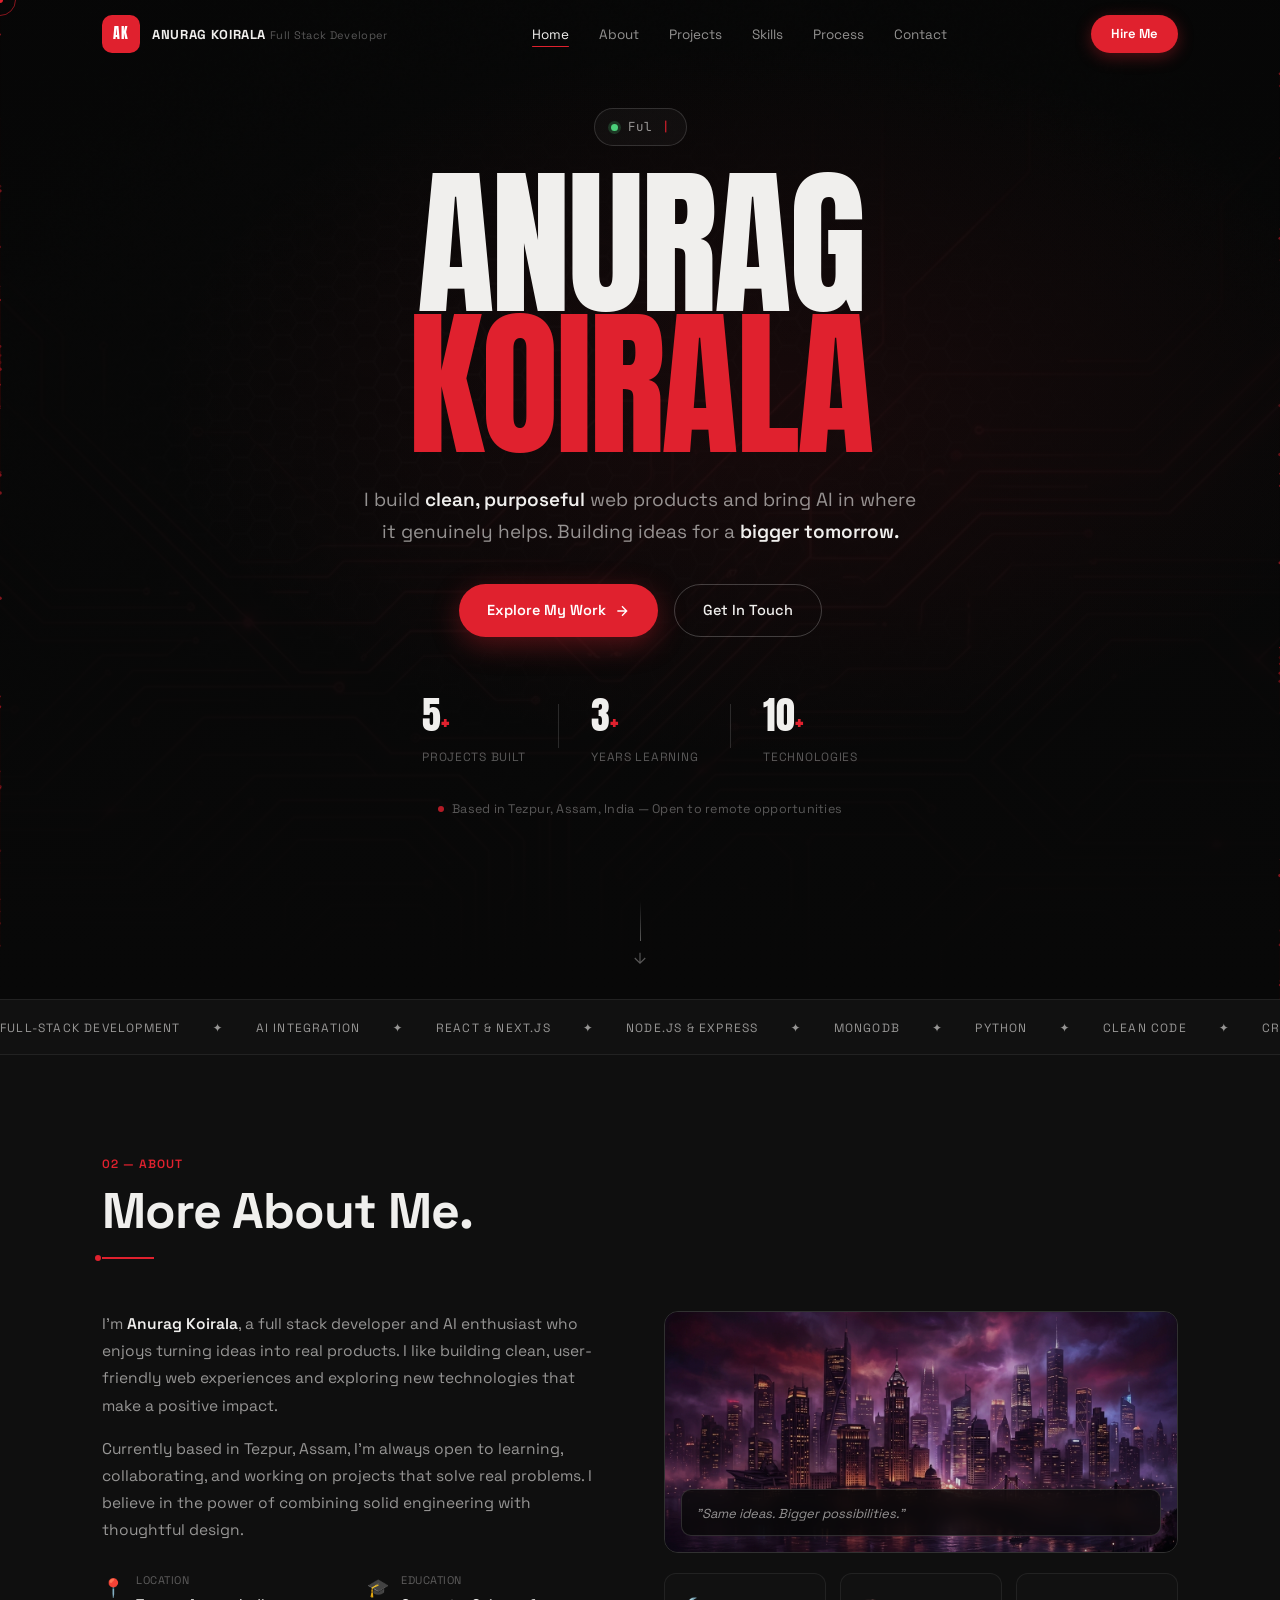
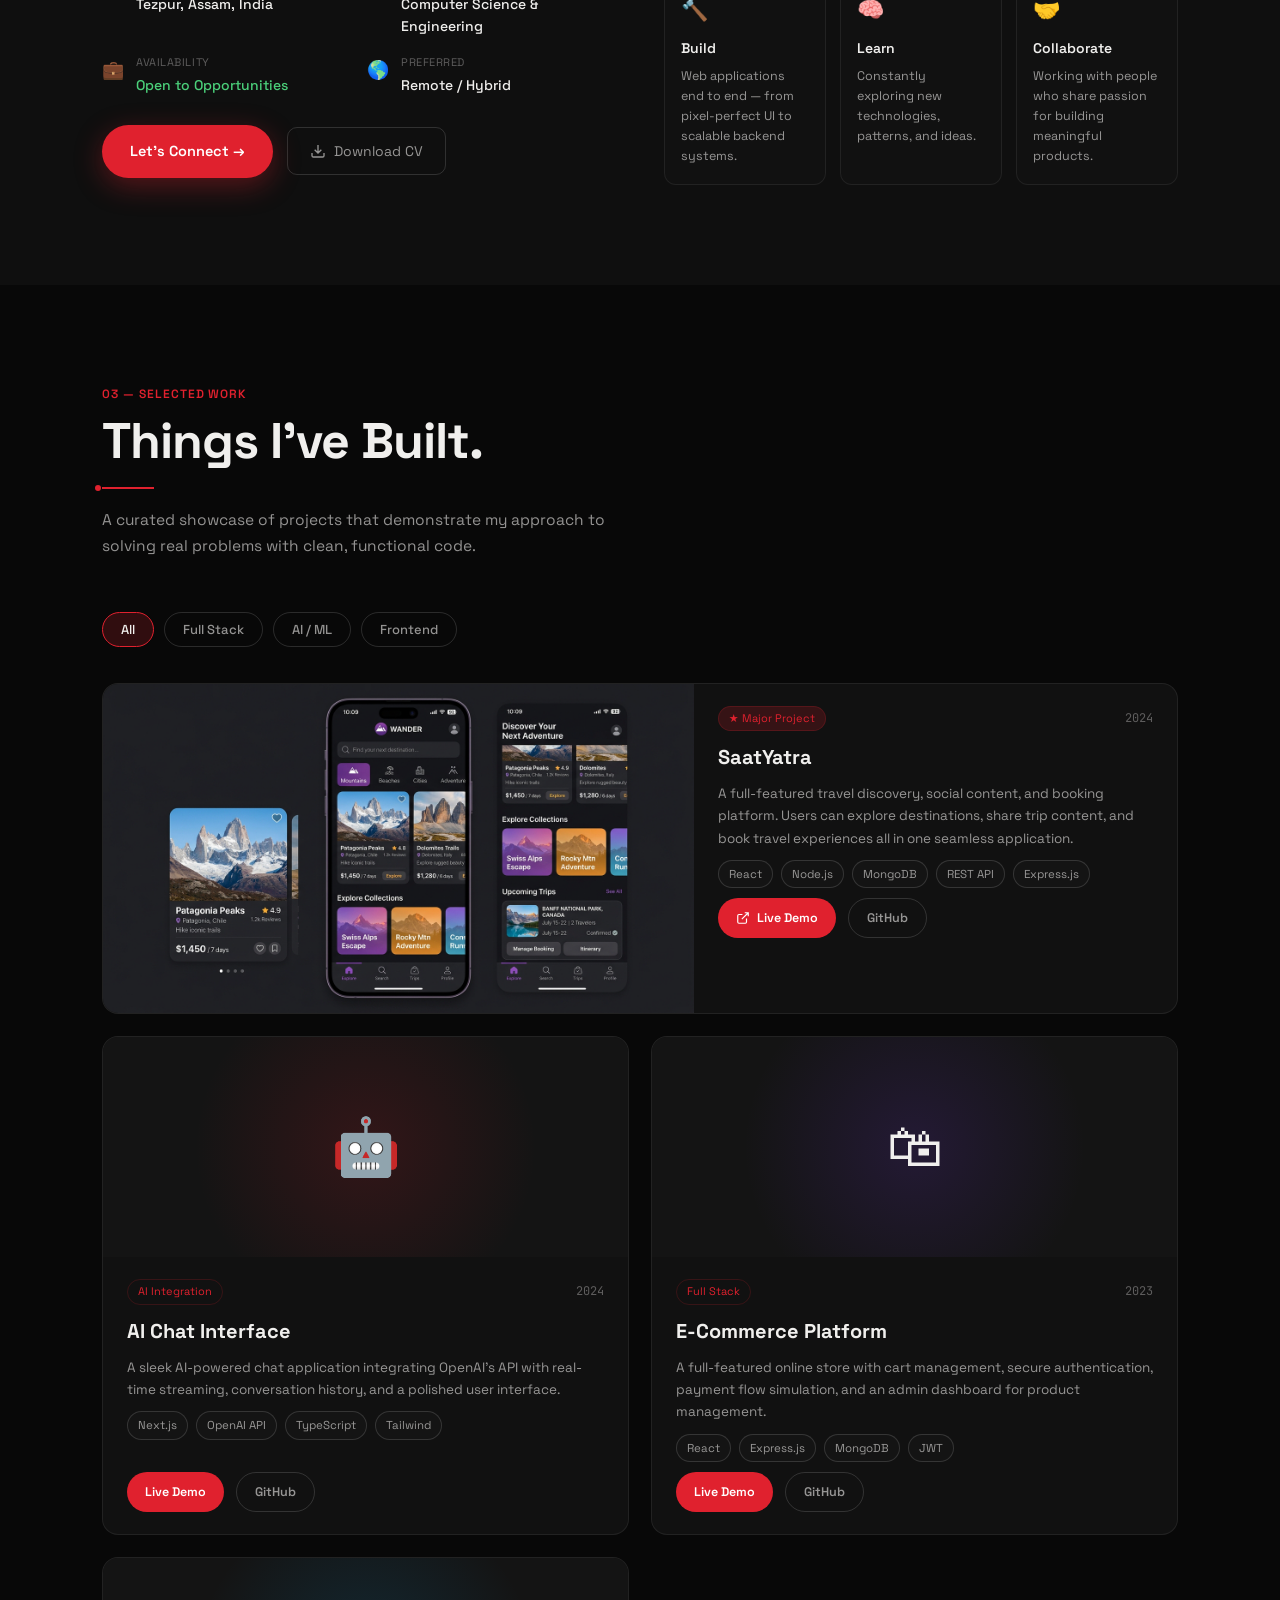
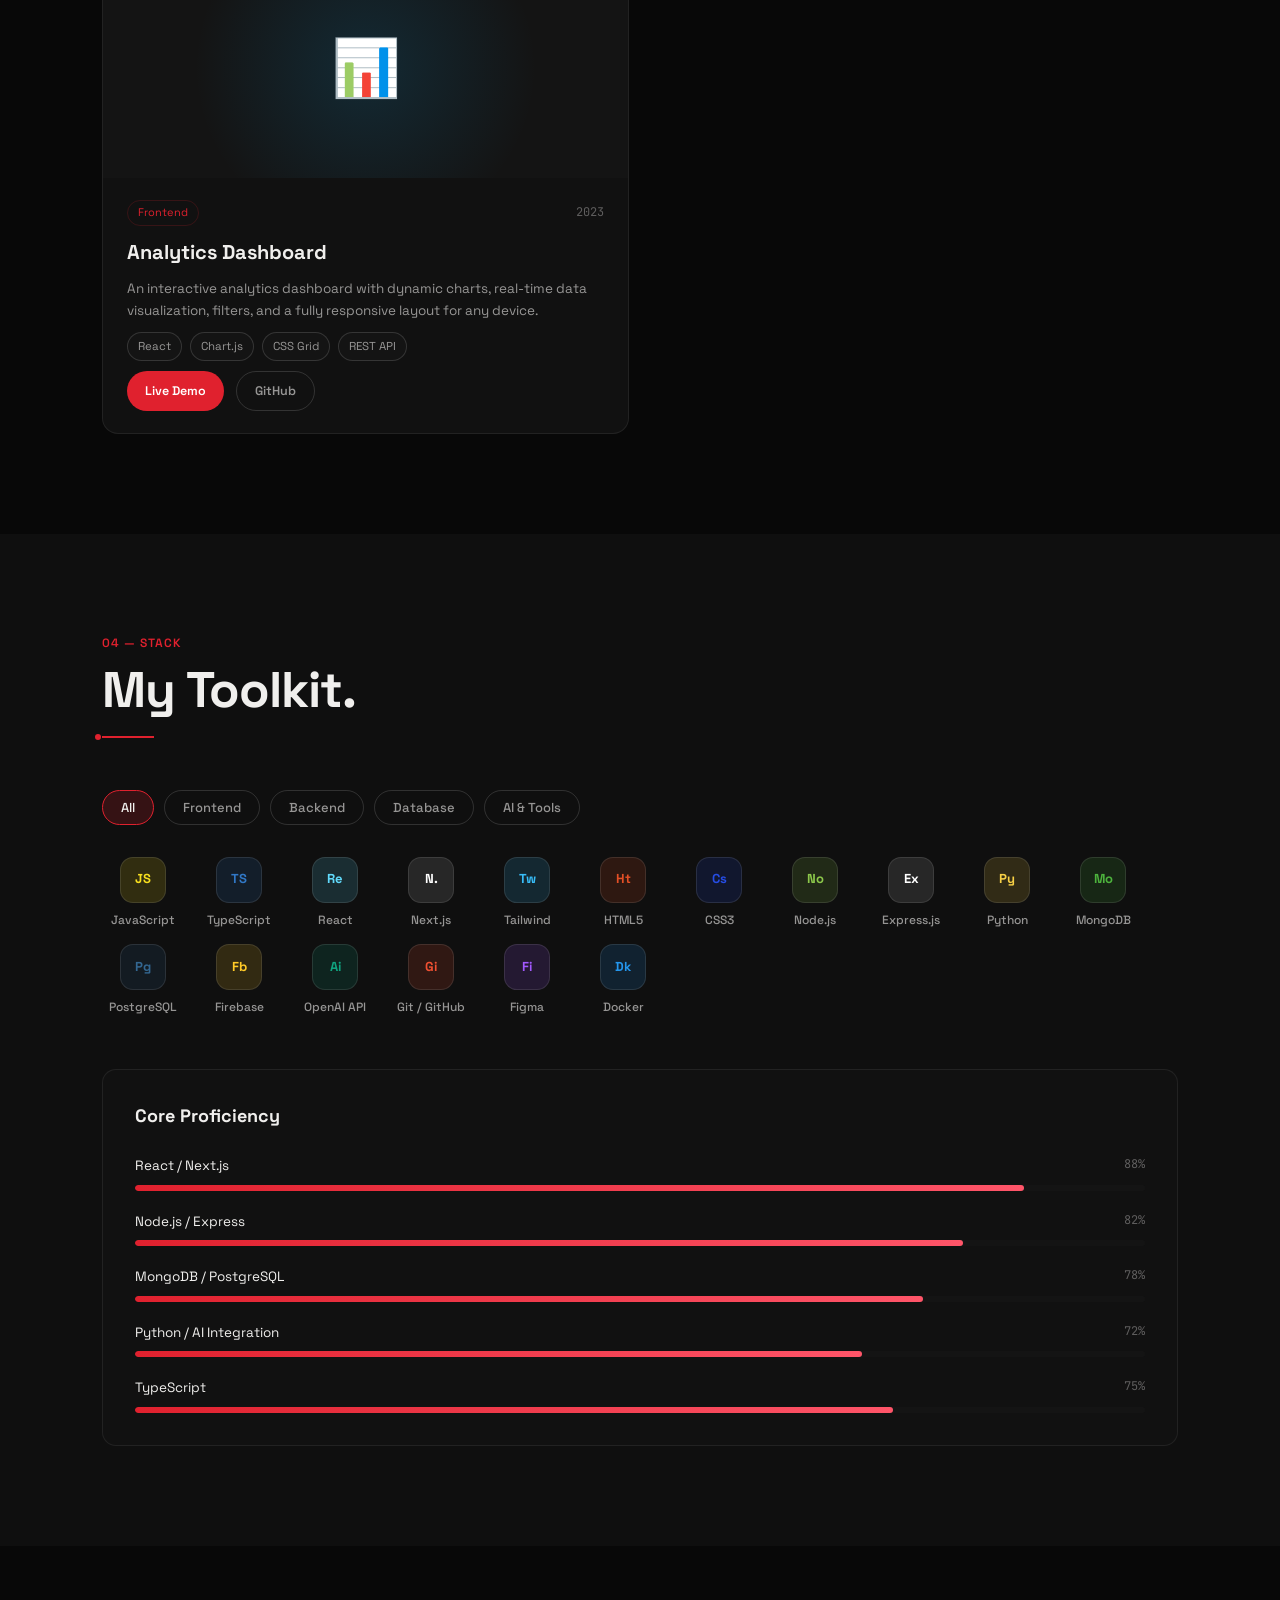
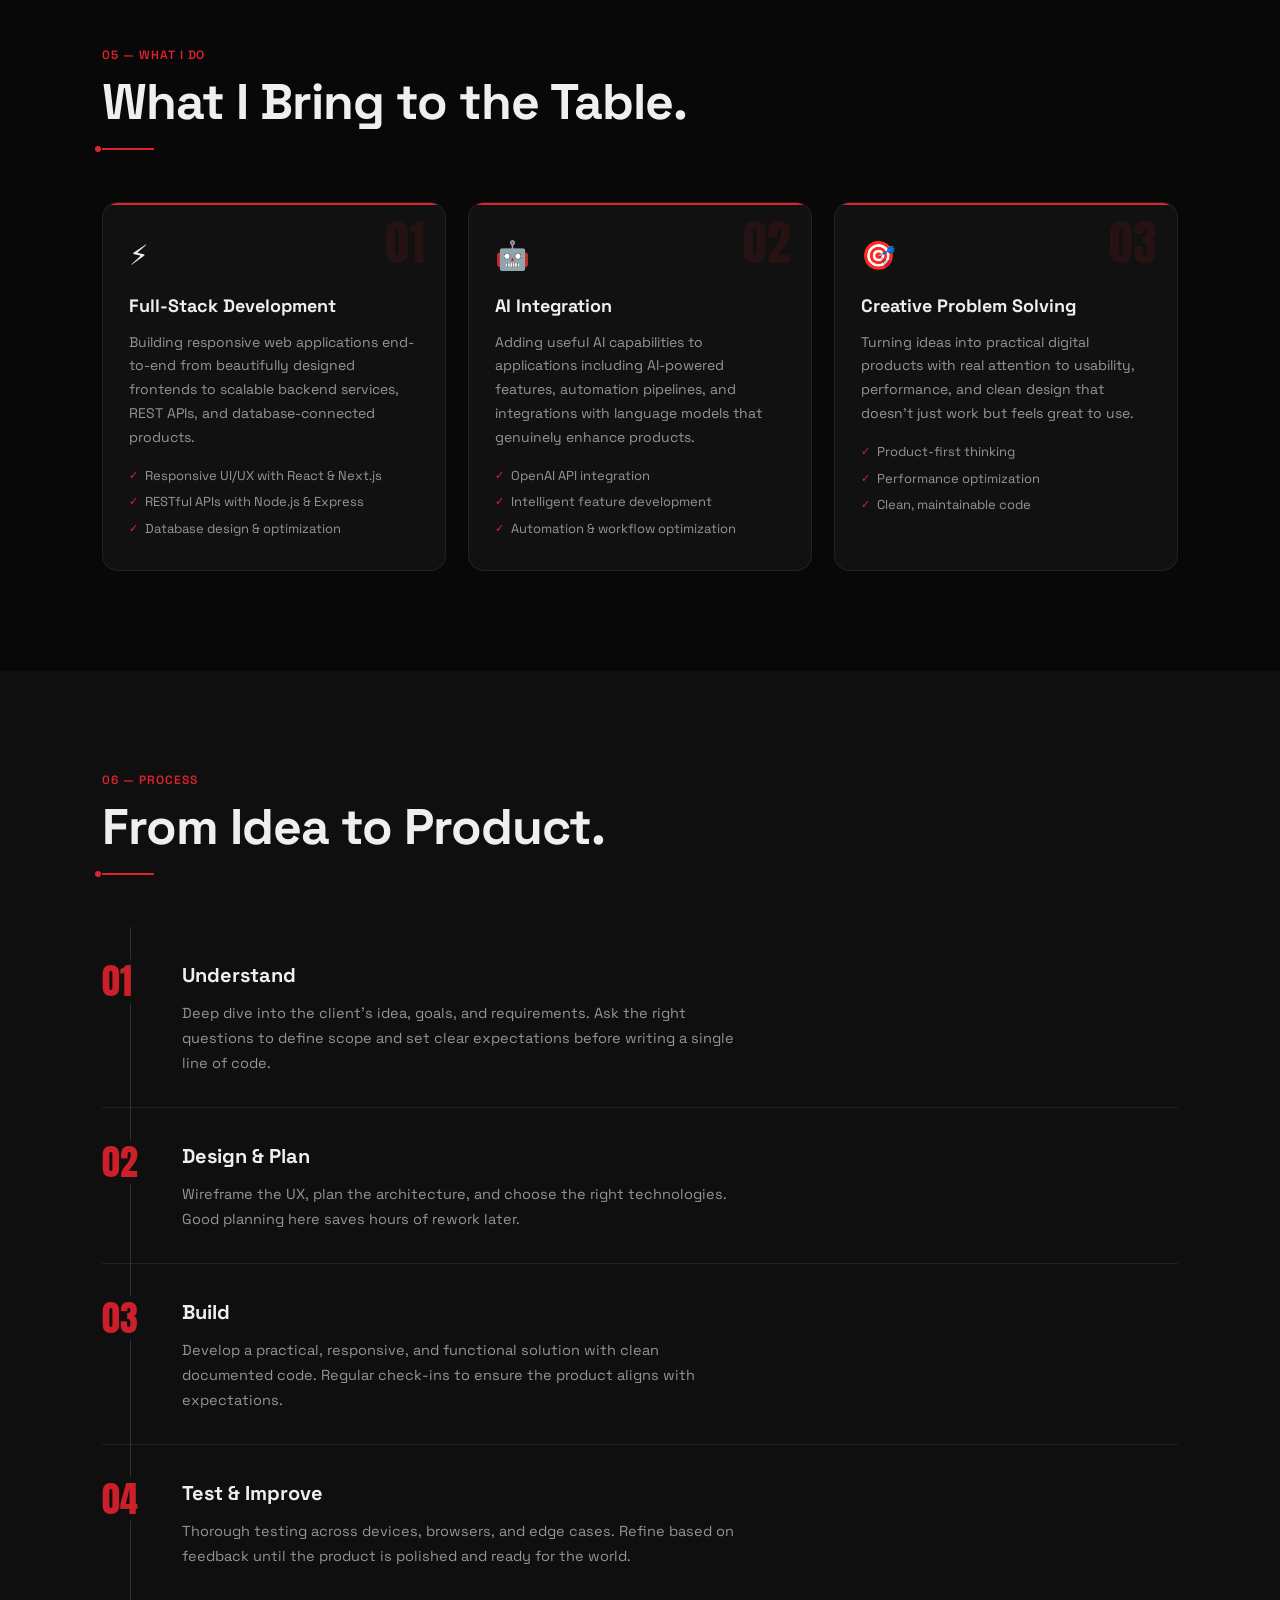
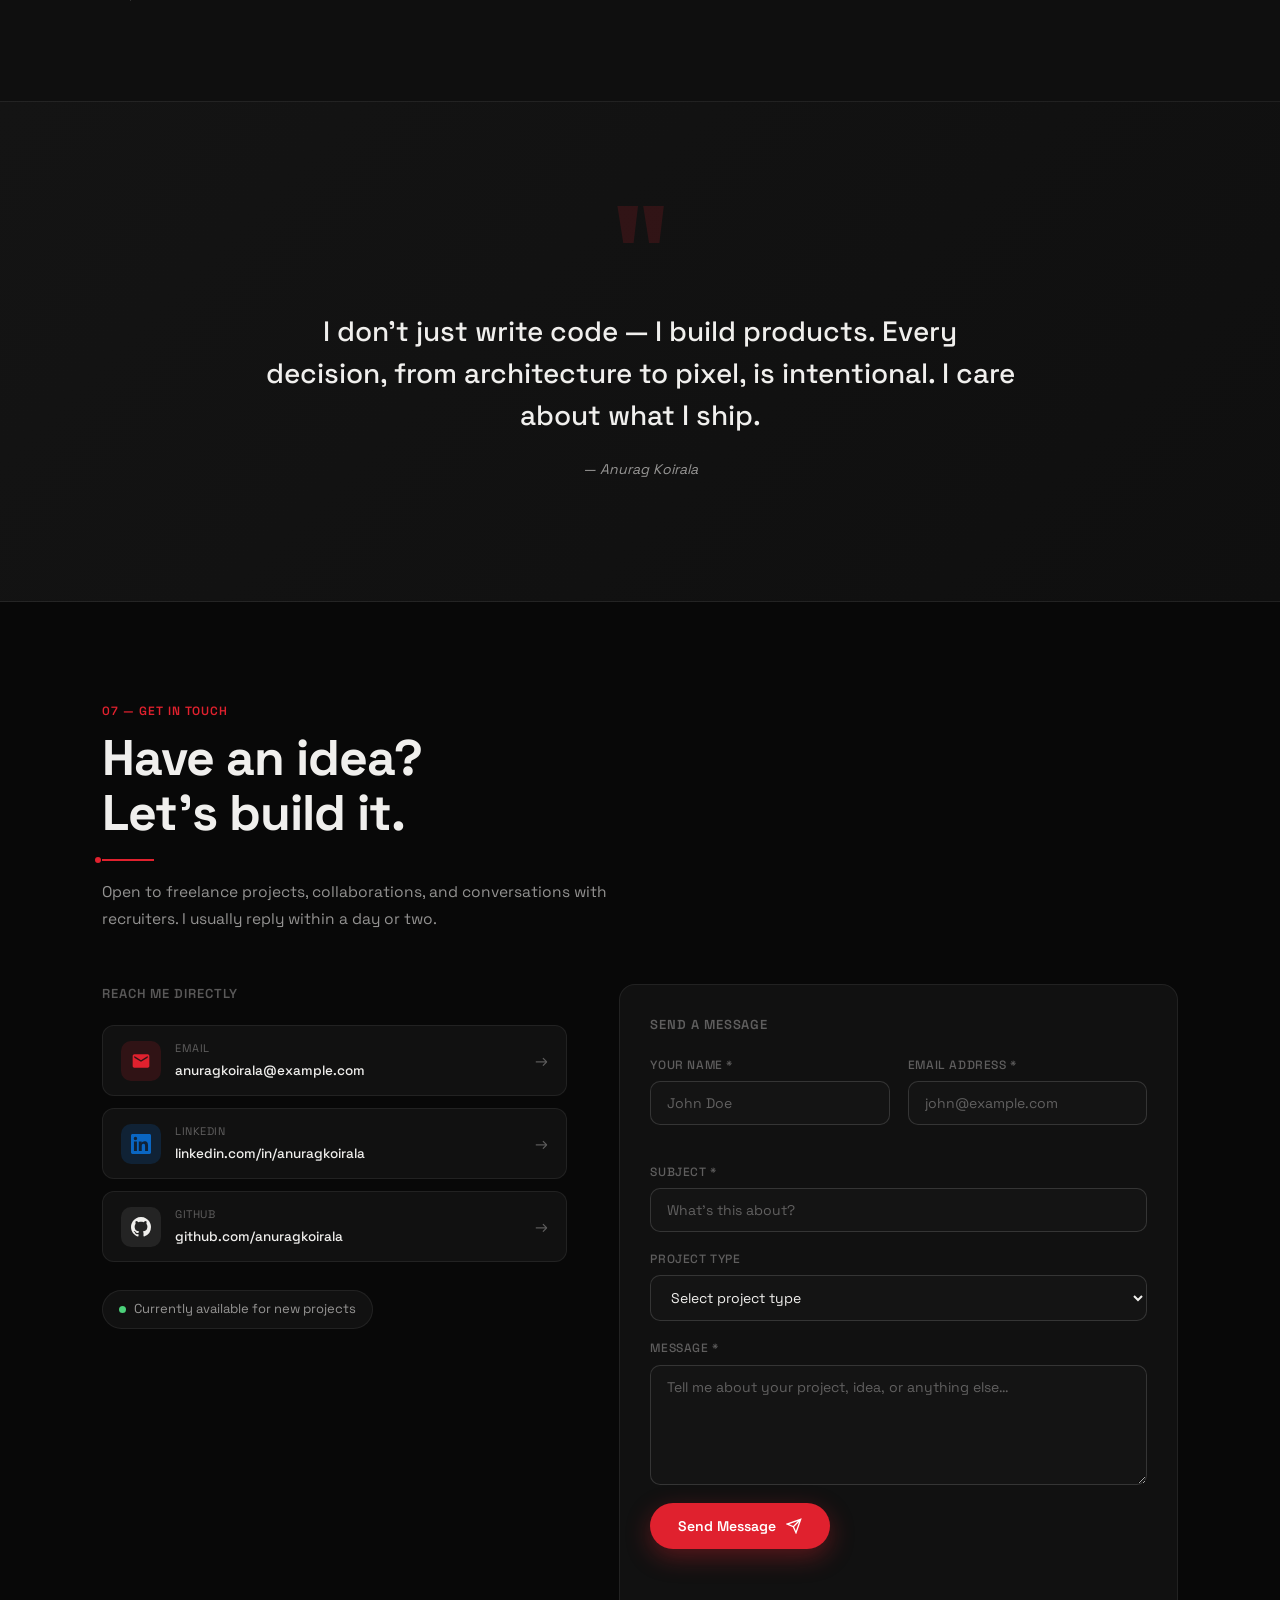
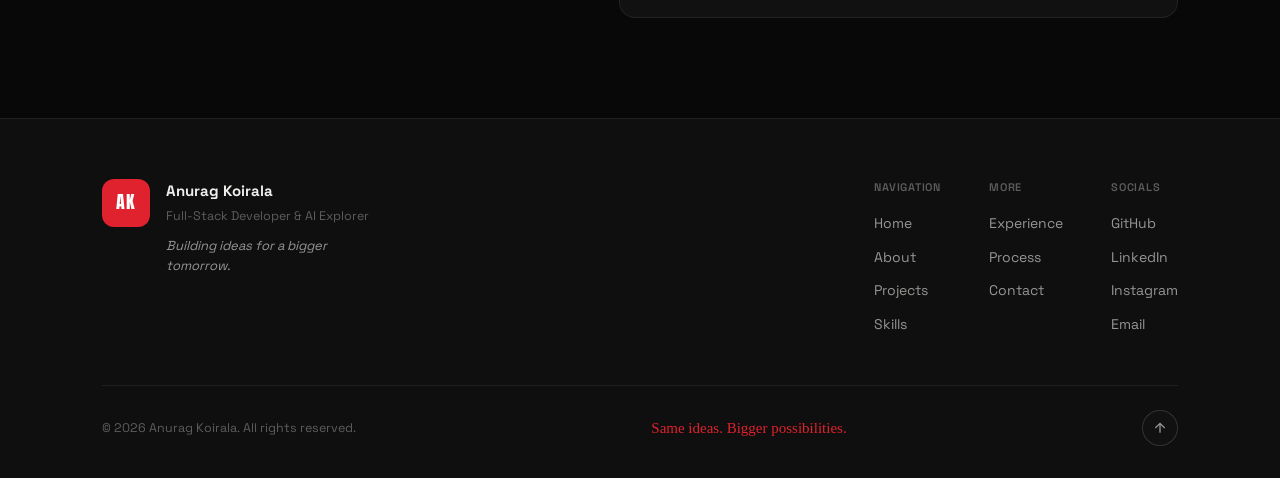
<file: index.html>
<!DOCTYPE html>
<html lang="en">
<head>
  <meta charset="UTF-8">
  <meta name="viewport" content="width=device-width, initial-scale=1, viewport-fit=cover">
  <meta name="description" content="Anurag Koirala — Full Stack Developer &amp; AI Enthusiast. Building clean, purposeful web products from Tezpur, India.">
  <meta name="keywords" content="Anurag Koirala, Full Stack Developer, React, Node.js, AI Integration, Web Development, Portfolio">
  <meta name="author" content="Anurag Koirala">
  <meta property="og:title" content="Anurag Koirala — Full Stack Developer &amp; AI Explorer">
  <meta property="og:description" content="Building clean, purposeful web products — and bringing AI in where it genuinely helps.">
  <meta property="og:type" content="website">
  <title>Anurag Koirala — Full Stack Developer &amp; AI Explorer</title>
  <link rel="preconnect" href="https://fonts.googleapis.com">
  <link rel="preconnect" href="https://fonts.gstatic.com" crossorigin>
  <link href="https://fonts.googleapis.com/css2?family=Space+Grotesk:wght@300;400;500;600;700&family=Permanent+Marker&family=Anton&family=JetBrains+Mono:wght@400;500&display=swap" rel="stylesheet">
  <link rel="stylesheet" href="style.css">
  <!-- Vercel Web Analytics -->
  <script defer src="https://cdn.vercel-insights.com/v1/script.js"></script>
</head>
<body>
<!-- CURSOR -->
<div id="cursor-dot"></div>
<div id="cursor-ring"></div>
<!-- LOADER -->
<div id="loader">
  <div class="loader-inner">
    <div class="loader-logo">AK</div>
    <div class="loader-bar"><div class="loader-progress"></div></div>
    <span class="loader-text">Loading portfolio…</span>
  </div>
</div>
<!-- NAV -->
<nav id="site-nav">
  <div class="nav-wrap">
    <a href="#home" class="brand">
      <div class="brand-mark">AK</div>
      <div class="brand-text">
        <span class="brand-name">ANURAG KOIRALA</span>
        <span class="brand-role">Full Stack Developer</span>
      </div>
    </a>
    <ul class="navlinks">
      <li><a href="#home" class="nav-link active">Home</a></li>
      <li><a href="#about" class="nav-link">About</a></li>
      <li><a href="#projects" class="nav-link">Projects</a></li>
      <li><a href="#skills" class="nav-link">Skills</a></li>
      <li><a href="#process" class="nav-link">Process</a></li>
      <li><a href="#contact" class="nav-link">Contact</a></li>
    </ul>
    <div class="nav-right">
      <a href="#contact" class="nav-cta">Hire Me</a>
      <button id="menu-toggle" class="burger" aria-label="Toggle menu" aria-expanded="false">
        <span></span><span></span><span></span>
      </button>
    </div>
  </div>
  <div id="mobile-menu" aria-hidden="true">
    <ul>
      <li><a href="#home" class="mob-link">Home</a></li>
      <li><a href="#about" class="mob-link">About</a></li>
      <li><a href="#projects" class="mob-link">Projects</a></li>
      <li><a href="#skills" class="mob-link">Skills</a></li>
      <li><a href="#process" class="mob-link">Process</a></li>
      <li><a href="#contact" class="mob-link">Contact</a></li>
    </ul>
  </div>
</nav>
<!-- HERO -->
<section id="home" class="hero">
  <div class="hero-bg">
    <img src="hero_bg.jpg" alt="" aria-hidden="true" class="hero-img">
    <div class="hero-overlay"></div>
    <canvas id="particles-canvas" aria-hidden="true"></canvas>
  </div>
  <div class="wrap hero-content">
    <div class="hero-badge fade-up">
      <span class="badge-dot"></span>
      <span id="role-text">Full Stack Developer</span><span class="type-cursor">|</span>
    </div>
    <h1 class="hero-name fade-up delay-1">
      <span class="name-first">Anurag</span>
      <span class="name-last">Koirala</span>
    </h1>
    <p class="hero-tagline fade-up delay-2">
      I build <span class="highlight">clean, purposeful</span> web products and bring AI in where it genuinely helps.
      Building ideas for a <span class="highlight">bigger tomorrow.</span>
    </p>
    <div class="hero-actions fade-up delay-3">
      <a href="#projects" class="btn-primary">
        <span>Explore My Work</span>
        <svg viewBox="0 0 24 24" fill="none" stroke="currentColor" stroke-width="2"><path d="M5 12h14M12 5l7 7-7 7"/></svg>
      </a>
      <a href="#contact" class="btn-outline">Get In Touch</a>
    </div>
    <div class="hero-stats fade-up delay-4">
      <div class="stat">
        <span class="stat-num" data-count="5">0</span><span class="stat-unit">+</span>
        <span class="stat-label">Projects Built</span>
      </div>
      <div class="stat-divider"></div>
      <div class="stat">
        <span class="stat-num" data-count="3">0</span><span class="stat-unit">+</span>
        <span class="stat-label">Years Learning</span>
      </div>
      <div class="stat-divider"></div>
      <div class="stat">
        <span class="stat-num" data-count="10">0</span><span class="stat-unit">+</span>
        <span class="stat-label">Technologies</span>
      </div>
    </div>
    <div class="hero-location fade-up delay-5">
      <span class="loc-dot"></span>
      Based in Tezpur, Assam, India — Open to remote opportunities
    </div>
  </div>
  <a href="#about" class="scroll-indicator" aria-label="Scroll down">
    <span class="scroll-line"></span>
    <svg viewBox="0 0 24 24" fill="none" stroke="currentColor" stroke-width="1.5"><path d="M12 5v14M5 12l7 7 7-7"/></svg>
  </a>
</section>
<!-- MARQUEE -->
<div class="marquee-strip" aria-hidden="true">
  <div class="marquee-track">
    <span>Full-Stack Development</span><span class="mx-accent">&#10022;</span>
    <span>AI Integration</span><span class="mx-accent">&#10022;</span>
    <span>React &amp; Next.js</span><span class="mx-accent">&#10022;</span>
    <span>Node.js &amp; Express</span><span class="mx-accent">&#10022;</span>
    <span>MongoDB</span><span class="mx-accent">&#10022;</span>
    <span>Python</span><span class="mx-accent">&#10022;</span>
    <span>Clean Code</span><span class="mx-accent">&#10022;</span>
    <span>Creative Problem Solving</span><span class="mx-accent">&#10022;</span>
    <span>Full-Stack Development</span><span class="mx-accent">&#10022;</span>
    <span>AI Integration</span><span class="mx-accent">&#10022;</span>
    <span>React &amp; Next.js</span><span class="mx-accent">&#10022;</span>
    <span>Node.js &amp; Express</span><span class="mx-accent">&#10022;</span>
    <span>MongoDB</span><span class="mx-accent">&#10022;</span>
    <span>Python</span><span class="mx-accent">&#10022;</span>
    <span>Clean Code</span><span class="mx-accent">&#10022;</span>
    <span>Creative Problem Solving</span><span class="mx-accent">&#10022;</span>
  </div>
</div>
<!-- ABOUT -->
<section id="about">
  <div class="wrap">
    <div class="section-header fade-up">
      <span class="eyebrow">02 &mdash; About</span>
      <h2>More About Me.</h2>
      <div class="rule"></div>
    </div>
    <div class="about-grid">
      <div class="about-left fade-up">
        <p class="about-text">I'm <strong>Anurag Koirala</strong>, a full stack developer and AI enthusiast who enjoys turning ideas into real products. I like building clean, user-friendly web experiences and exploring new technologies that make a positive impact.</p>
        <p class="about-text">Currently based in Tezpur, Assam, I'm always open to learning, collaborating, and working on projects that solve real problems. I believe in the power of combining solid engineering with thoughtful design.</p>
        <div class="about-details">
          <div class="detail-item">
            <span class="detail-icon">&#128205;</span>
            <div>
              <span class="detail-label">Location</span>
              <span class="detail-val">Tezpur, Assam, India</span>
            </div>
          </div>
          <div class="detail-item">
            <span class="detail-icon">&#127891;</span>
            <div>
              <span class="detail-label">Education</span>
              <span class="detail-val">Computer Science &amp; Engineering</span>
            </div>
          </div>
          <div class="detail-item">
            <span class="detail-icon">&#128188;</span>
            <div>
              <span class="detail-label">Availability</span>
              <span class="detail-val available">Open to Opportunities</span>
            </div>
          </div>
          <div class="detail-item">
            <span class="detail-icon">&#127758;</span>
            <div>
              <span class="detail-label">Preferred</span>
              <span class="detail-val">Remote / Hybrid</span>
            </div>
          </div>
        </div>
        <div class="about-actions">
          <a href="#contact" class="btn-primary">Let's Connect &rarr;</a>
          <a href="#" class="btn-ghost" id="download-cv">
            <svg viewBox="0 0 24 24" fill="none" stroke="currentColor" stroke-width="2"><path d="M21 15v4a2 2 0 01-2 2H5a2 2 0 01-2-2v-4M7 10l5 5 5-5M12 15V3"/></svg>
            Download CV
          </a>
        </div>
      </div>
      <div class="about-right fade-up delay-2">
        <div class="about-photo-wrap">
          <img src="city_skyline.jpg" alt="Night cityscape representing big ideas" class="about-photo">
          <div class="about-photo-badge">
            <span class="badge-quote">"Same ideas. Bigger possibilities."</span>
          </div>
        </div>
        <div class="about-cards">
          <div class="about-card">
            <div class="ac-icon">&#128296;</div>
            <h4>Build</h4>
            <p>Web applications end to end — from pixel-perfect UI to scalable backend systems.</p>
          </div>
          <div class="about-card">
            <div class="ac-icon">&#129504;</div>
            <h4>Learn</h4>
            <p>Constantly exploring new technologies, patterns, and ideas.</p>
          </div>
          <div class="about-card">
            <div class="ac-icon">&#129309;</div>
            <h4>Collaborate</h4>
            <p>Working with people who share passion for building meaningful products.</p>
          </div>
        </div>
      </div>
    </div>
  </div>
</section>
<!-- PROJECTS -->
<section id="projects">
  <div class="wrap">
    <div class="section-header fade-up">
      <span class="eyebrow">03 &mdash; Selected Work</span>
      <h2>Things I've Built.</h2>
      <div class="rule"></div>
      <p class="section-lede">A curated showcase of projects that demonstrate my approach to solving real problems with clean, functional code.</p>
    </div>
    <div class="proj-filters fade-up">
      <button class="filter-btn active" data-filter="all">All</button>
      <button class="filter-btn" data-filter="fullstack">Full Stack</button>
      <button class="filter-btn" data-filter="ai">AI / ML</button>
      <button class="filter-btn" data-filter="frontend">Frontend</button>
    </div>
    <div class="proj-grid">
      <article class="proj-card featured fade-up" data-category="fullstack" data-id="saatyatra">
        <div class="proj-card-inner">
          <div class="proj-img-wrap">
            <img src="saatyatra_preview.jpg" alt="SaatYatra travel platform preview" class="proj-img">
            <div class="proj-img-overlay">
              <button class="proj-detail-btn" data-id="saatyatra">View Details</button>
            </div>
          </div>
          <div class="proj-body">
            <div class="proj-meta">
              <span class="proj-tag featured-tag">&#9733; Major Project</span>
              <span class="proj-year">2024</span>
            </div>
            <h3 class="proj-name">SaatYatra</h3>
            <p class="proj-desc">A full-featured travel discovery, social content, and booking platform. Users can explore destinations, share trip content, and book travel experiences all in one seamless application.</p>
            <div class="proj-stack">
              <span class="chip">React</span>
              <span class="chip">Node.js</span>
              <span class="chip">MongoDB</span>
              <span class="chip">REST API</span>
              <span class="chip">Express.js</span>
            </div>
            <div class="proj-links">
              <a href="#" class="proj-link-btn">
                <svg viewBox="0 0 24 24" fill="none" stroke="currentColor" stroke-width="2"><path d="M18 13v6a2 2 0 01-2 2H5a2 2 0 01-2-2V8a2 2 0 012-2h6M15 3h6v6M10 14L21 3"/></svg>
                Live Demo
              </a>
              <a href="#" class="proj-link-btn outline">GitHub</a>
            </div>
          </div>
        </div>
      </article>
      <article class="proj-card fade-up delay-1" data-category="ai" data-id="ai-chat">
        <div class="proj-card-inner">
          <div class="proj-img-wrap proj-no-img">
            <div class="proj-placeholder">
              <div class="placeholder-icon">&#129302;</div>
              <div class="proj-glow"></div>
            </div>
            <div class="proj-img-overlay">
              <button class="proj-detail-btn" data-id="ai-chat">View Details</button>
            </div>
          </div>
          <div class="proj-body">
            <div class="proj-meta">
              <span class="proj-tag">AI Integration</span>
              <span class="proj-year">2024</span>
            </div>
            <h3 class="proj-name">AI Chat Interface</h3>
            <p class="proj-desc">A sleek AI-powered chat application integrating OpenAI's API with real-time streaming, conversation history, and a polished user interface.</p>
            <div class="proj-stack">
              <span class="chip">Next.js</span>
              <span class="chip">OpenAI API</span>
              <span class="chip">TypeScript</span>
              <span class="chip">Tailwind</span>
            </div>
            <div class="proj-links">
              <a href="#" class="proj-link-btn">Live Demo</a>
              <a href="#" class="proj-link-btn outline">GitHub</a>
            </div>
          </div>
        </div>
      </article>
      <article class="proj-card fade-up delay-2" data-category="fullstack" data-id="ecommerce">
        <div class="proj-card-inner">
          <div class="proj-img-wrap proj-no-img">
            <div class="proj-placeholder">
              <div class="placeholder-icon">&#128717;</div>
              <div class="proj-glow" style="--glow-color:#7c3aed"></div>
            </div>
            <div class="proj-img-overlay">
              <button class="proj-detail-btn" data-id="ecommerce">View Details</button>
            </div>
          </div>
          <div class="proj-body">
            <div class="proj-meta">
              <span class="proj-tag">Full Stack</span>
              <span class="proj-year">2023</span>
            </div>
            <h3 class="proj-name">E-Commerce Platform</h3>
            <p class="proj-desc">A full-featured online store with cart management, secure authentication, payment flow simulation, and an admin dashboard for product management.</p>
            <div class="proj-stack">
              <span class="chip">React</span>
              <span class="chip">Express.js</span>
              <span class="chip">MongoDB</span>
              <span class="chip">JWT</span>
            </div>
            <div class="proj-links">
              <a href="#" class="proj-link-btn">Live Demo</a>
              <a href="#" class="proj-link-btn outline">GitHub</a>
            </div>
          </div>
        </div>
      </article>
      <article class="proj-card fade-up delay-3" data-category="frontend" data-id="dashboard">
        <div class="proj-card-inner">
          <div class="proj-img-wrap proj-no-img">
            <div class="proj-placeholder">
              <div class="placeholder-icon">&#128202;</div>
              <div class="proj-glow" style="--glow-color:#0ea5e9"></div>
            </div>
            <div class="proj-img-overlay">
              <button class="proj-detail-btn" data-id="dashboard">View Details</button>
            </div>
          </div>
          <div class="proj-body">
            <div class="proj-meta">
              <span class="proj-tag">Frontend</span>
              <span class="proj-year">2023</span>
            </div>
            <h3 class="proj-name">Analytics Dashboard</h3>
            <p class="proj-desc">An interactive analytics dashboard with dynamic charts, real-time data visualization, filters, and a fully responsive layout for any device.</p>
            <div class="proj-stack">
              <span class="chip">React</span>
              <span class="chip">Chart.js</span>
              <span class="chip">CSS Grid</span>
              <span class="chip">REST API</span>
            </div>
            <div class="proj-links">
              <a href="#" class="proj-link-btn">Live Demo</a>
              <a href="#" class="proj-link-btn outline">GitHub</a>
            </div>
          </div>
        </div>
      </article>
    </div>
    <!-- Modal -->
    <div id="proj-modal" class="proj-modal" role="dialog" aria-modal="true" aria-labelledby="modal-title">
      <div class="modal-backdrop" id="modal-backdrop"></div>
      <div class="modal-box">
        <button id="modal-close" class="modal-close" aria-label="Close">&times;</button>
        <div id="modal-content"></div>
      </div>
    </div>
  </div>
</section>
<!-- SKILLS -->
<section id="skills">
  <div class="wrap">
    <div class="section-header fade-up">
      <span class="eyebrow">04 &mdash; Stack</span>
      <h2>My Toolkit.</h2>
      <div class="rule"></div>
    </div>
    <div class="skills-layout">
      <div class="skill-categories fade-up">
        <button class="sk-cat active" data-cat="all">All</button>
        <button class="sk-cat" data-cat="frontend">Frontend</button>
        <button class="sk-cat" data-cat="backend">Backend</button>
        <button class="sk-cat" data-cat="database">Database</button>
        <button class="sk-cat" data-cat="ai">AI &amp; Tools</button>
      </div>
      <div class="skills-grid fade-up delay-1">
        <div class="skill-item" data-cat="frontend"><div class="si-icon" style="--sk-color:#f7df1e;--sk-bg:rgba(247,223,30,.15)">JS</div><span class="si-name">JavaScript</span></div>
        <div class="skill-item" data-cat="frontend"><div class="si-icon" style="--sk-color:#3178c6;--sk-bg:rgba(49,120,198,.15)">TS</div><span class="si-name">TypeScript</span></div>
        <div class="skill-item" data-cat="frontend"><div class="si-icon" style="--sk-color:#61dafb;--sk-bg:rgba(97,218,251,.15)">Re</div><span class="si-name">React</span></div>
        <div class="skill-item" data-cat="frontend"><div class="si-icon" style="--sk-color:#fff;--sk-bg:rgba(255,255,255,.1)">N.</div><span class="si-name">Next.js</span></div>
        <div class="skill-item" data-cat="frontend"><div class="si-icon" style="--sk-color:#38bdf8;--sk-bg:rgba(56,189,248,.15)">Tw</div><span class="si-name">Tailwind</span></div>
        <div class="skill-item" data-cat="frontend"><div class="si-icon" style="--sk-color:#e34f26;--sk-bg:rgba(227,79,38,.15)">Ht</div><span class="si-name">HTML5</span></div>
        <div class="skill-item" data-cat="frontend"><div class="si-icon" style="--sk-color:#264de4;--sk-bg:rgba(38,77,228,.15)">Cs</div><span class="si-name">CSS3</span></div>
        <div class="skill-item" data-cat="backend"><div class="si-icon" style="--sk-color:#8cc84b;--sk-bg:rgba(140,200,75,.15)">No</div><span class="si-name">Node.js</span></div>
        <div class="skill-item" data-cat="backend"><div class="si-icon" style="--sk-color:#fff;--sk-bg:rgba(255,255,255,.1)">Ex</div><span class="si-name">Express.js</span></div>
        <div class="skill-item" data-cat="backend"><div class="si-icon" style="--sk-color:#f7d046;--sk-bg:rgba(247,208,70,.15)">Py</div><span class="si-name">Python</span></div>
        <div class="skill-item" data-cat="database"><div class="si-icon" style="--sk-color:#4db33d;--sk-bg:rgba(77,179,61,.15)">Mo</div><span class="si-name">MongoDB</span></div>
        <div class="skill-item" data-cat="database"><div class="si-icon" style="--sk-color:#336791;--sk-bg:rgba(51,103,145,.15)">Pg</div><span class="si-name">PostgreSQL</span></div>
        <div class="skill-item" data-cat="database"><div class="si-icon" style="--sk-color:#ffca28;--sk-bg:rgba(255,202,40,.15)">Fb</div><span class="si-name">Firebase</span></div>
        <div class="skill-item" data-cat="ai"><div class="si-icon" style="--sk-color:#10a37f;--sk-bg:rgba(16,163,127,.15)">Ai</div><span class="si-name">OpenAI API</span></div>
        <div class="skill-item" data-cat="ai"><div class="si-icon" style="--sk-color:#f05032;--sk-bg:rgba(240,80,50,.15)">Gi</div><span class="si-name">Git / GitHub</span></div>
        <div class="skill-item" data-cat="ai"><div class="si-icon" style="--sk-color:#a259ff;--sk-bg:rgba(162,89,255,.15)">Fi</div><span class="si-name">Figma</span></div>
        <div class="skill-item" data-cat="ai"><div class="si-icon" style="--sk-color:#2496ed;--sk-bg:rgba(36,150,237,.15)">Dk</div><span class="si-name">Docker</span></div>
      </div>
    </div>
    <div class="proficiency fade-up delay-2">
      <h3 class="prof-title">Core Proficiency</h3>
      <div class="prof-bars">
        <div class="prof-bar-item"><div class="prof-bar-label"><span>React / Next.js</span><span class="prof-pct">88%</span></div><div class="prof-bar-track"><div class="prof-bar-fill" data-width="88"></div></div></div>
        <div class="prof-bar-item"><div class="prof-bar-label"><span>Node.js / Express</span><span class="prof-pct">82%</span></div><div class="prof-bar-track"><div class="prof-bar-fill" data-width="82"></div></div></div>
        <div class="prof-bar-item"><div class="prof-bar-label"><span>MongoDB / PostgreSQL</span><span class="prof-pct">78%</span></div><div class="prof-bar-track"><div class="prof-bar-fill" data-width="78"></div></div></div>
        <div class="prof-bar-item"><div class="prof-bar-label"><span>Python / AI Integration</span><span class="prof-pct">72%</span></div><div class="prof-bar-track"><div class="prof-bar-fill" data-width="72"></div></div></div>
        <div class="prof-bar-item"><div class="prof-bar-label"><span>TypeScript</span><span class="prof-pct">75%</span></div><div class="prof-bar-track"><div class="prof-bar-fill" data-width="75"></div></div></div>
      </div>
    </div>
  </div>
</section>
<!-- EXPERIENCE -->
<section id="experience">
  <div class="wrap">
    <div class="section-header fade-up">
      <span class="eyebrow">05 &mdash; What I Do</span>
      <h2>What I Bring to the Table.</h2>
      <div class="rule"></div>
    </div>
    <div class="bring-grid">
      <div class="bring-card fade-up">
        <div class="bring-num">01</div>
        <div class="bring-icon">&#9889;</div>
        <h3>Full-Stack Development</h3>
        <p>Building responsive web applications end-to-end from beautifully designed frontends to scalable backend services, REST APIs, and database-connected products.</p>
        <ul class="bring-list">
          <li>Responsive UI/UX with React &amp; Next.js</li>
          <li>RESTful APIs with Node.js &amp; Express</li>
          <li>Database design &amp; optimization</li>
        </ul>
      </div>
      <div class="bring-card fade-up delay-1">
        <div class="bring-num">02</div>
        <div class="bring-icon">&#129302;</div>
        <h3>AI Integration</h3>
        <p>Adding useful AI capabilities to applications including AI-powered features, automation pipelines, and integrations with language models that genuinely enhance products.</p>
        <ul class="bring-list">
          <li>OpenAI API integration</li>
          <li>Intelligent feature development</li>
          <li>Automation &amp; workflow optimization</li>
        </ul>
      </div>
      <div class="bring-card fade-up delay-2">
        <div class="bring-num">03</div>
        <div class="bring-icon">&#127919;</div>
        <h3>Creative Problem Solving</h3>
        <p>Turning ideas into practical digital products with real attention to usability, performance, and clean design that doesn't just work but feels great to use.</p>
        <ul class="bring-list">
          <li>Product-first thinking</li>
          <li>Performance optimization</li>
          <li>Clean, maintainable code</li>
        </ul>
      </div>
    </div>
  </div>
</section>
<!-- PROCESS -->
<section id="process">
  <div class="wrap">
    <div class="section-header fade-up">
      <span class="eyebrow">06 &mdash; Process</span>
      <h2>From Idea to Product.</h2>
      <div class="rule"></div>
    </div>
    <div class="process-track">
      <div class="process-line"></div>
      <div class="process-steps">
        <div class="process-step fade-up">
          <div class="ps-num">01</div>
          <div class="ps-body"><h3>Understand</h3><p>Deep dive into the client's idea, goals, and requirements. Ask the right questions to define scope and set clear expectations before writing a single line of code.</p></div>
        </div>
        <div class="process-step fade-up delay-1">
          <div class="ps-num">02</div>
          <div class="ps-body"><h3>Design &amp; Plan</h3><p>Wireframe the UX, plan the architecture, and choose the right technologies. Good planning here saves hours of rework later.</p></div>
        </div>
        <div class="process-step fade-up delay-2">
          <div class="ps-num">03</div>
          <div class="ps-body"><h3>Build</h3><p>Develop a practical, responsive, and functional solution with clean documented code. Regular check-ins to ensure the product aligns with expectations.</p></div>
        </div>
        <div class="process-step fade-up delay-3">
          <div class="ps-num">04</div>
          <div class="ps-body"><h3>Test &amp; Improve</h3><p>Thorough testing across devices, browsers, and edge cases. Refine based on feedback until the product is polished and ready for the world.</p></div>
        </div>
      </div>
    </div>
  </div>
</section>
<!-- PHILOSOPHY -->
<section id="philosophy" class="philosophy-section">
  <div class="wrap">
    <div class="phil-content fade-up">
      <div class="phil-quote-mark">"</div>
      <blockquote class="phil-quote">I don't just write code &mdash; I build products. Every decision, from architecture to pixel, is intentional. I care about what I ship.</blockquote>
      <cite class="phil-cite">&mdash; Anurag Koirala</cite>
    </div>
  </div>
</section>
<!-- CONTACT -->
<section id="contact">
  <div class="wrap">
    <div class="section-header fade-up">
      <span class="eyebrow">07 &mdash; Get in Touch</span>
      <h2>Have an idea?<br>Let's build it.</h2>
      <div class="rule"></div>
      <p class="section-lede">Open to freelance projects, collaborations, and conversations with recruiters. I usually reply within a day or two.</p>
    </div>
    <div class="contact-layout">
      <div class="contact-info fade-up">
        <h3 class="contact-sub">Reach me directly</h3>
        <div class="contact-links">
          <a href="mailto:anuragkoirala@example.com" class="contact-card" id="contact-email">
            <div class="cc-icon email-icon"><svg viewBox="0 0 24 24" fill="currentColor"><path d="M20 4H4c-1.1 0-2 .9-2 2v12c0 1.1.9 2 2 2h16c1.1 0 2-.9 2-2V6c0-1.1-.9-2-2-2zm0 4l-8 5-8-5V6l8 5 8-5v2z"/></svg></div>
            <div class="cc-text"><span class="cc-label">Email</span><span class="cc-val">anuragkoirala@example.com</span></div>
            <div class="cc-arrow">&rarr;</div>
          </a>
          <a href="https://linkedin.com/in/anuragkoirala" target="_blank" rel="noopener" class="contact-card" id="contact-linkedin">
            <div class="cc-icon linkedin-icon"><svg viewBox="0 0 24 24" fill="currentColor"><path d="M20.447 20.452h-3.554v-5.569c0-1.328-.027-3.037-1.852-3.037-1.853 0-2.136 1.445-2.136 2.939v5.667H9.351V9h3.414v1.561h.046c.477-.9 1.637-1.85 3.37-1.85 3.601 0 4.267 2.37 4.267 5.455v6.286zM5.337 7.433a2.062 2.062 0 01-2.063-2.065 2.064 2.064 0 112.063 2.065zm1.782 13.019H3.555V9h3.564v11.452zM22.225 0H1.771C.792 0 0 .774 0 1.729v20.542C0 23.227.792 24 1.771 24h20.451C23.2 24 24 23.227 24 22.271V1.729C24 .774 23.2 0 22.222 0h.003z"/></svg></div>
            <div class="cc-text"><span class="cc-label">LinkedIn</span><span class="cc-val">linkedin.com/in/anuragkoirala</span></div>
            <div class="cc-arrow">&rarr;</div>
          </a>
          <a href="https://github.com/anuragkoirala" target="_blank" rel="noopener" class="contact-card" id="contact-github">
            <div class="cc-icon github-icon"><svg viewBox="0 0 24 24" fill="currentColor"><path d="M12 0C5.37 0 0 5.37 0 12c0 5.31 3.435 9.795 8.205 11.385.6.105.825-.255.825-.57 0-.285-.015-1.23-.015-2.235-3.015.555-3.795-.735-4.035-1.41-.135-.345-.72-1.41-1.23-1.695-.42-.225-1.02-.78-.015-.795.945-.015 1.62.87 1.845 1.23 1.08 1.815 2.805 1.305 3.495.99.105-.78.42-1.305.765-1.605-2.67-.3-5.46-1.335-5.46-5.925 0-1.305.465-2.385 1.23-3.225-.12-.3-.54-1.53.12-3.18 0 0 1.005-.315 3.3 1.23.96-.27 1.98-.405 3-.405s2.04.135 3 .405c2.295-1.56 3.3-1.23 3.3-1.23.66 1.65.24 2.88.12 3.18.765.84 1.23 1.905 1.23 3.225 0 4.605-2.805 5.625-5.475 5.925.435.375.81 1.095.81 2.22 0 1.605-.015 2.895-.015 3.3 0 .315.225.69.825.57A12.02 12.02 0 0024 12c0-6.63-5.37-12-12-12z"/></svg></div>
            <div class="cc-text"><span class="cc-label">GitHub</span><span class="cc-val">github.com/anuragkoirala</span></div>
            <div class="cc-arrow">&rarr;</div>
          </a>
        </div>
        <div class="contact-status">
          <span class="status-dot"></span>
          <span>Currently available for new projects</span>
        </div>
      </div>
      <div class="contact-form-wrap fade-up delay-2">
        <h3 class="contact-sub">Send a message</h3>
        <form id="contact-form" novalidate>
          <div class="form-row">
            <div class="form-field">
              <label for="f-name">Your Name *</label>
              <input type="text" id="f-name" name="name" placeholder="John Doe" required autocomplete="name">
              <span class="field-err" id="name-err"></span>
            </div>
            <div class="form-field">
              <label for="f-email">Email Address *</label>
              <input type="email" id="f-email" name="email" placeholder="john@example.com" required autocomplete="email">
              <span class="field-err" id="email-err"></span>
            </div>
          </div>
          <div class="form-field">
            <label for="f-subject">Subject *</label>
            <input type="text" id="f-subject" name="subject" placeholder="What's this about?" required>
          </div>
          <div class="form-field">
            <label for="f-type">Project Type</label>
            <select id="f-type" name="type">
              <option value="" disabled selected>Select project type</option>
              <option value="webapp">Web App</option>
              <option value="website">Website</option>
              <option value="ai">AI Integration</option>
              <option value="fullstack">Full Stack Project</option>
              <option value="collab">Collaboration</option>
              <option value="other">Other</option>
            </select>
          </div>
          <div class="form-field">
            <label for="f-msg">Message *</label>
            <textarea id="f-msg" name="message" placeholder="Tell me about your project, idea, or anything else…" required rows="5"></textarea>
          </div>
          <button type="submit" class="form-submit" id="form-submit-btn">
            <span class="submit-text">Send Message</span>
            <svg class="submit-icon" viewBox="0 0 24 24" fill="none" stroke="currentColor" stroke-width="2"><path d="M22 2L11 13M22 2l-7 20-4-9-9-4 20-7z"/></svg>
          </button>
          <div id="form-status" class="form-status" aria-live="polite"></div>
        </form>
      </div>
    </div>
  </div>
</section>
<!-- FOOTER -->
<footer id="footer">
  <div class="wrap">
    <div class="footer-top">
      <div class="footer-brand">
        <div class="brand-mark large">AK</div>
        <div>
          <div class="foot-name">Anurag Koirala</div>
          <div class="foot-role">Full-Stack Developer &amp; AI Explorer</div>
          <p class="foot-tagline">Building ideas for a bigger tomorrow.</p>
        </div>
      </div>
      <div class="footer-links">
        <div class="footer-col">
          <h4>Navigation</h4>
          <ul>
            <li><a href="#home">Home</a></li>
            <li><a href="#about">About</a></li>
            <li><a href="#projects">Projects</a></li>
            <li><a href="#skills">Skills</a></li>
          </ul>
        </div>
        <div class="footer-col">
          <h4>More</h4>
          <ul>
            <li><a href="#experience">Experience</a></li>
            <li><a href="#process">Process</a></li>
            <li><a href="#contact">Contact</a></li>
          </ul>
        </div>
        <div class="footer-col">
          <h4>Socials</h4>
          <ul>
            <li><a href="https://github.com" target="_blank" rel="noopener">GitHub</a></li>
            <li><a href="https://linkedin.com" target="_blank" rel="noopener">LinkedIn</a></li>
            <li><a href="https://instagram.com" target="_blank" rel="noopener">Instagram</a></li>
            <li><a href="mailto:anuragkoirala@example.com">Email</a></li>
          </ul>
        </div>
      </div>
    </div>
    <div class="footer-bottom">
      <span>&copy; <span id="footer-year"></span> Anurag Koirala. All rights reserved.</span>
      <span class="footer-sig">Same ideas. Bigger possibilities.</span>
      <a href="#home" class="back-top" id="back-to-top" aria-label="Back to top">
        <svg viewBox="0 0 24 24" fill="none" stroke="currentColor" stroke-width="2"><path d="M12 19V5M5 12l7-7 7 7"/></svg>
      </a>
    </div>
  </div>
</footer>
<script src="main.js"></script>
</body>
</html>
</file>
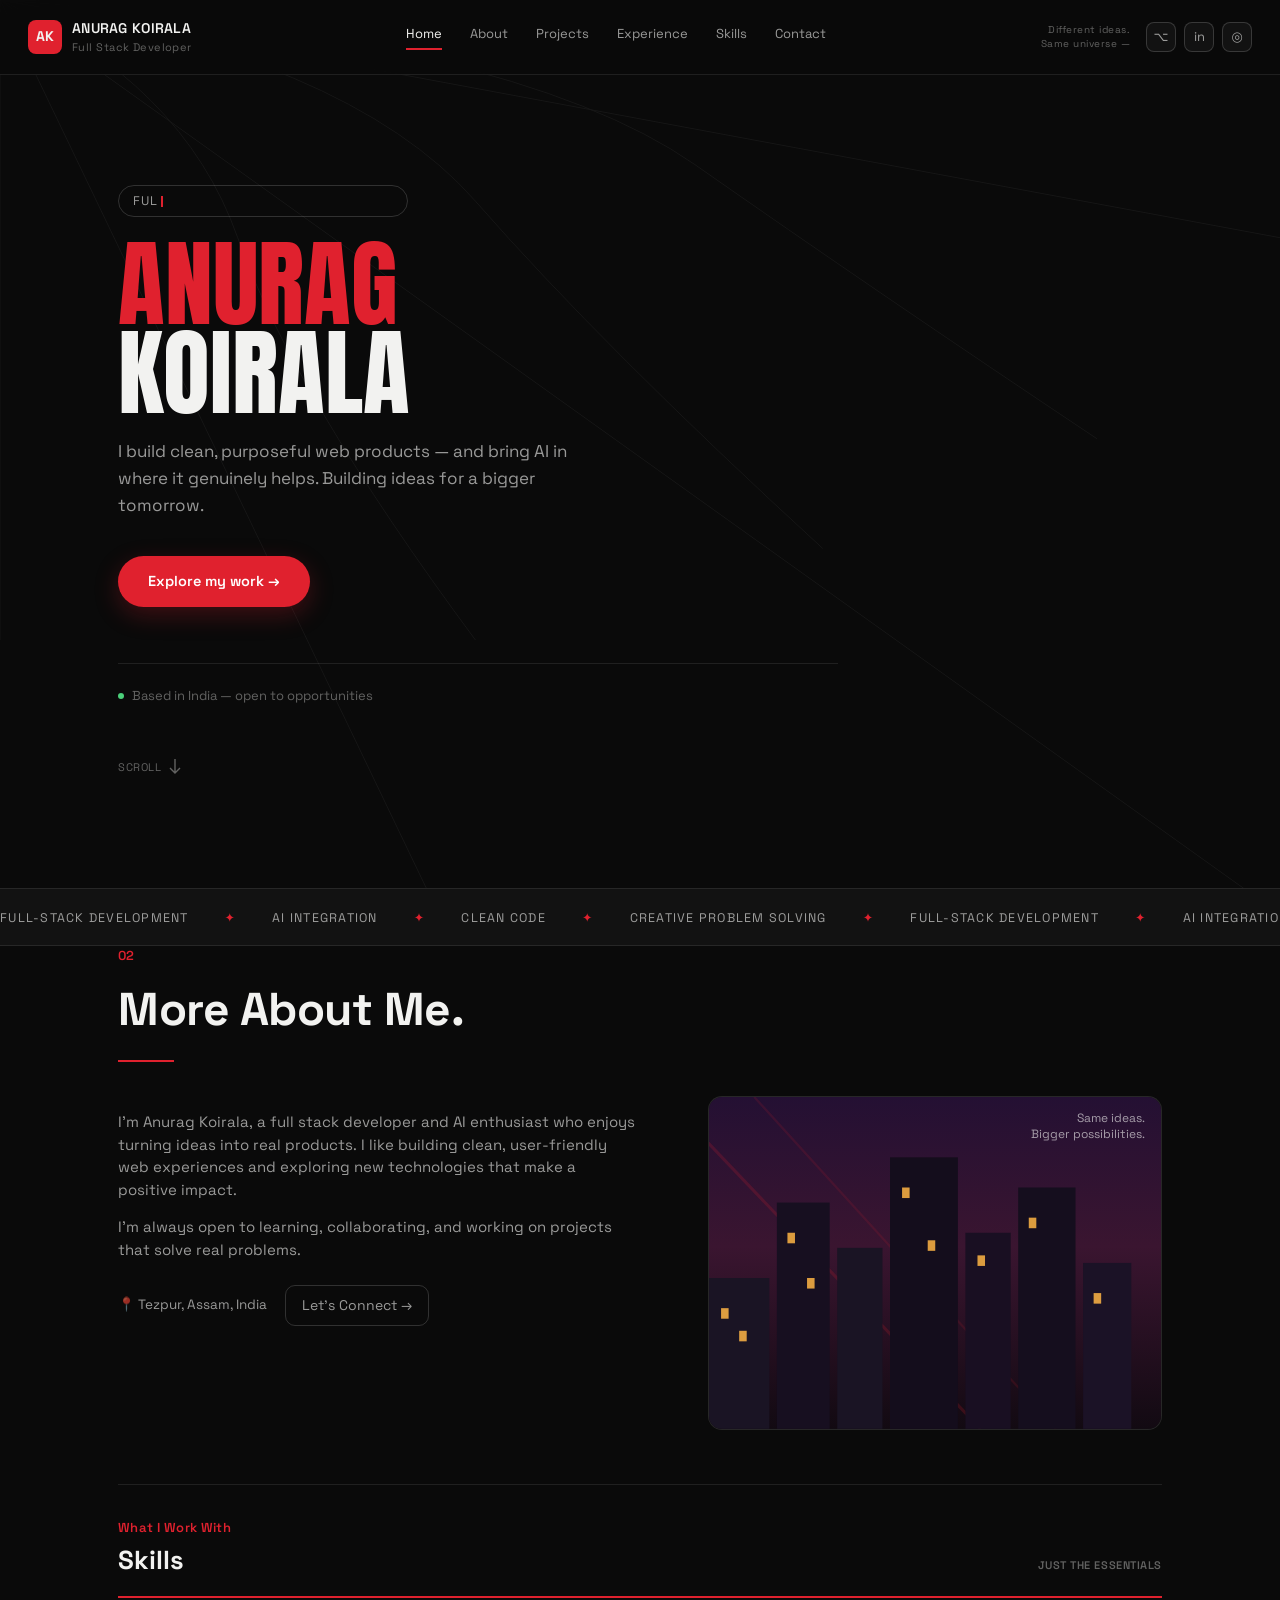
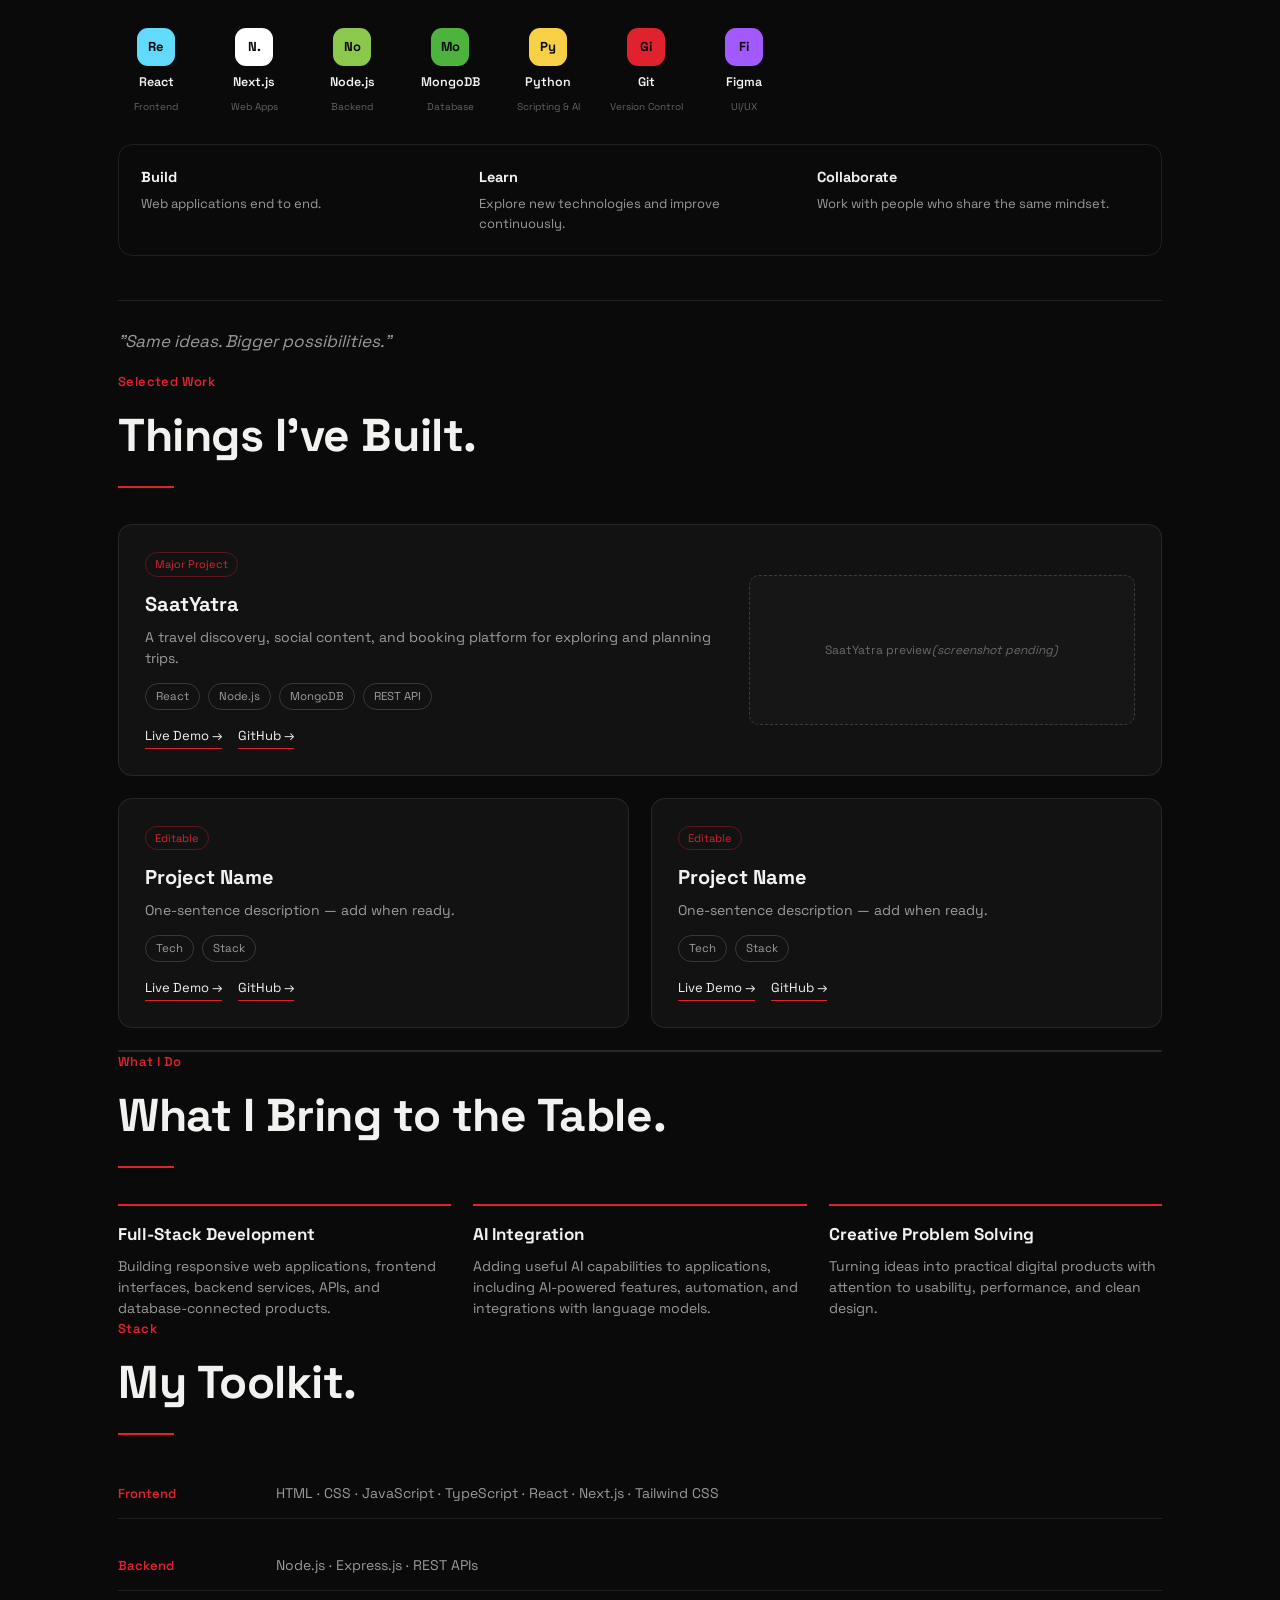
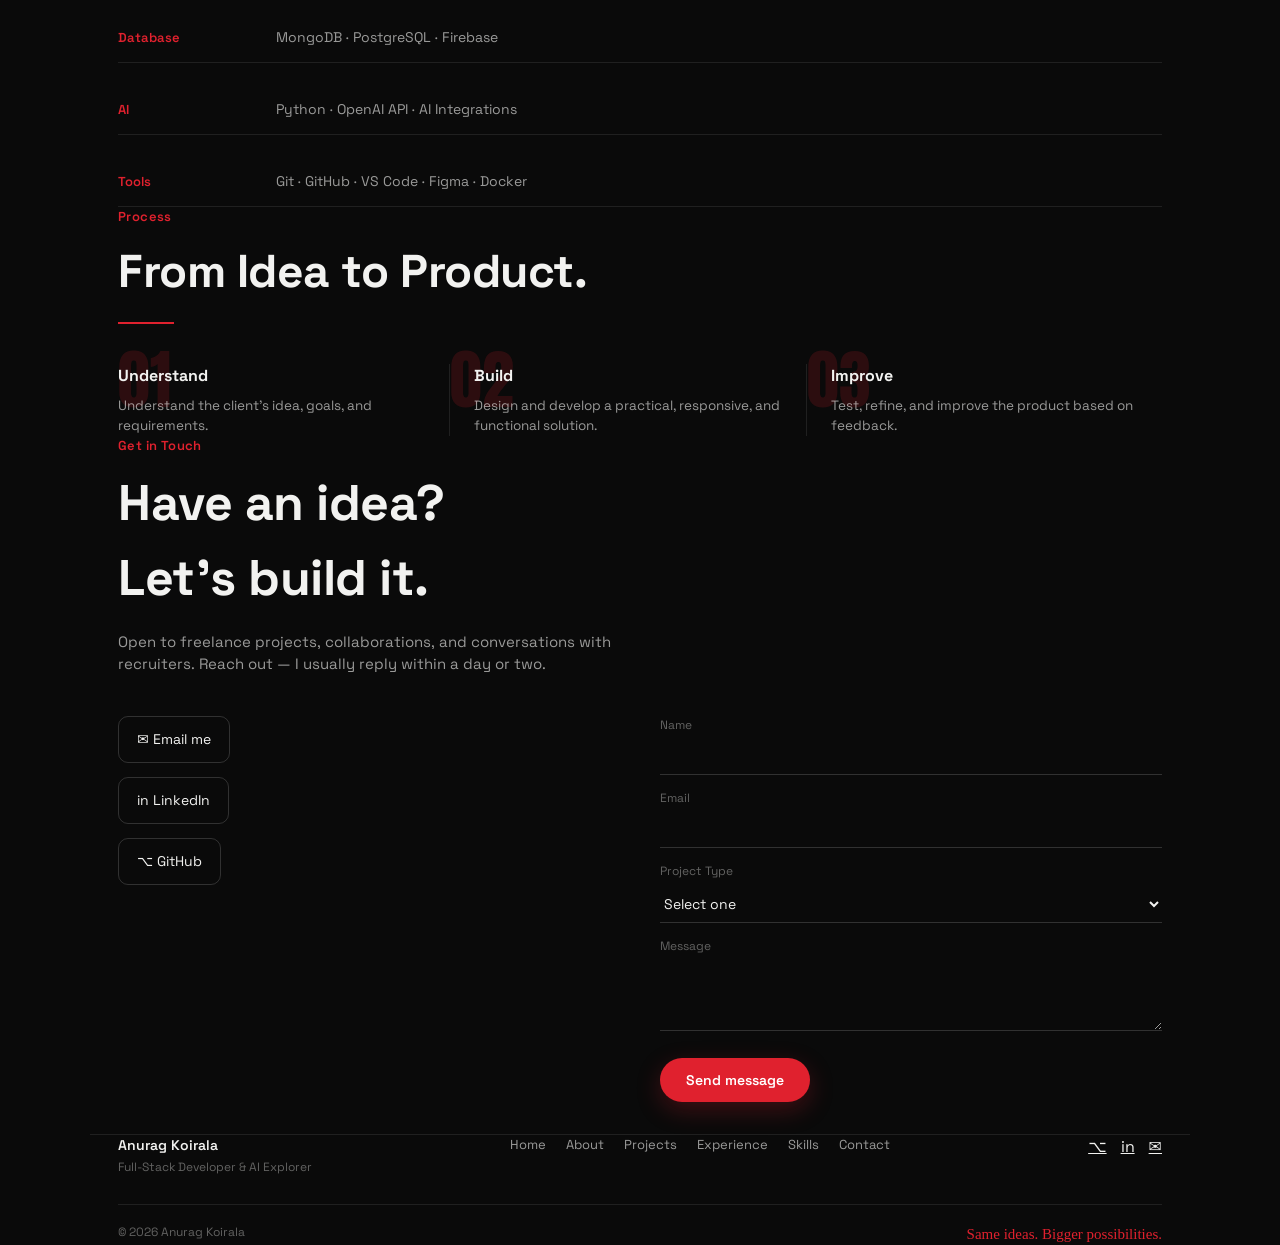
<file: Anurag Koirala — Portfolio.html>
<!DOCTYPE html>
<html lang="en">
<head>
<meta charset="UTF-8">
<meta name="viewport" content="width=device-width, initial-scale=1, viewport-fit=cover">
<title>Anurag Koirala — Projects, Skills & Contact</title>
<link rel="preconnect" href="https://fonts.googleapis.com">
<link rel="preconnect" href="https://fonts.gstatic.com" crossorigin>
<link href="https://fonts.googleapis.com/css2?family=Space+Grotesk:wght@400;500;600;700&family=Permanent+Marker&family=Anton&display=swap" rel="stylesheet">
<style>
  :root{
    --bg:#0a0a0a; --panel:#121212; --panel-2:#161616;
    --line:rgba(255,255,255,.09); --line-2:rgba(255,255,255,.16);
    --text:#f2f2f0; --text-dim:rgba(242,242,240,.62); --text-faint:rgba(242,242,240,.38);
    --red:#e0212e; --red-dim:rgba(224,33,46,.35);
    --blue:#1e4d9b; --blue-dim:rgba(30,77,155,.35);
    --font: 'Space Grotesk', system-ui, sans-serif;
    --mark: 'Permanent Marker', cursive;
    --display: 'Anton', 'Space Grotesk', sans-serif;
    padding-top: env(safe-area-inset-top,0px);
    padding-bottom: env(safe-area-inset-bottom,0px);
    box-sizing:border-box;
  }
  *{box-sizing:border-box;}
  html{scroll-behavior:smooth; scroll-padding-top:env(safe-area-inset-top,0px);}
  body{margin:0; background:var(--bg); color:var(--text); font-family:var(--font); line-height:1.5; -webkit-font-smoothing:antialiased;}
  a{color:inherit;}
  .wrap{max-width:1100px; margin:0 auto; padding:0 28px;}
  @media (max-width:640px){.wrap{padding:0 20px;}}

  /* NAV */
  nav.site{position:sticky; top:env(safe-area-inset-top,0px); z-index:50; display:flex; align-items:center; justify-content:space-between;
    padding:18px 28px; background:rgba(10,10,10,.85); backdrop-filter:blur(10px); border-bottom:1px solid var(--line);}
  .brand{display:flex; align-items:center; gap:10px;}
  .brand-mark{width:34px; height:34px; border-radius:8px; background:var(--red); display:flex; align-items:center; justify-content:center; font-weight:700; font-size:14px; position:relative;}
  .brand-mark::after{content:''; position:absolute; inset:-6px; border:1px solid var(--red-dim); border-radius:50%; opacity:0; transition:opacity .3s; pointer-events:none;}
  nav.site:hover .brand-mark::after{opacity:1;}
  .brand-name{font-weight:600; font-size:14px; letter-spacing:.02em;}
  .brand-role{font-size:11px; color:var(--text-faint); letter-spacing:.04em;}
  .navlinks{display:flex; gap:28px; font-size:13px; color:var(--text-dim);}
  .navlinks a{text-decoration:none; padding-bottom:4px; border-bottom:2px solid transparent; transition:color .2s, border-color .2s;}
  .navlinks a:hover, .navlinks a.active{color:var(--text); border-color:var(--red);}
  .navlinks{display:none;}
  @media (min-width:820px){.navlinks{display:flex;}}
  .nav-extra{display:none; align-items:center; gap:16px;}
  @media (min-width:1000px){.nav-extra{display:flex;}}
  .nav-tagline{font-size:10px; color:var(--text-faint); letter-spacing:.05em; text-align:right; line-height:1.4;}
  .nav-icons{display:flex; gap:8px;}
  .nav-icons a{width:30px; height:30px; border-radius:8px; background:var(--panel); border:1px solid var(--line-2); display:flex; align-items:center; justify-content:center; font-size:13px; text-decoration:none; color:var(--text-dim); transition:border-color .2s, color .2s;}
  .nav-icons a:hover{border-color:var(--red); color:var(--text);}

  section{padding:88px 0;}
  @media (max-width:640px){section{padding:56px 0;}}

  .eyebrow{color:var(--red); font-weight:600; font-size:13px; letter-spacing:.03em; margin-bottom:10px;}
  h2.head{font-size:clamp(30px,4.4vw,46px); font-weight:700; margin:0 0 6px; letter-spacing:-.01em;}
  .rule{width:56px; height:2px; background:var(--red); border:0; margin:16px 0 30px; position:relative;}
  .rule::before{content:''; position:absolute; left:-6px; top:50%; width:5px; height:5px; background:var(--red); border-radius:50%; transform:translateY(-50%);}
  .lede{color:var(--text-dim); max-width:560px; font-size:15px;}

  .fade{opacity:0; transform:translateY(14px); transition:opacity .6s ease, transform .6s ease;}
  .fade.in{opacity:1; transform:none;}

  /* HERO */
  .hero{padding-top:110px; padding-bottom:110px;}
  .hero-content{max-width:720px;}
  .hero-kicker{display:inline-block; font-size:12.5px; color:var(--text-dim); letter-spacing:.08em; text-transform:uppercase; padding:6px 14px; border:1px solid var(--line-2); border-radius:20px; margin-bottom:24px; min-width:290px;}
  .hero-kicker .cursor{display:inline-block; width:2px; height:11px; background:var(--red); margin-left:3px; vertical-align:middle; animation:blink 1s steps(1) infinite;}
  @keyframes blink{50%{opacity:0;}}
  .scroll-cue{display:inline-flex; margin-top:52px; color:var(--text-faint); font-size:11px; letter-spacing:.05em; text-transform:uppercase; align-items:center; gap:8px;}
  .scroll-cue svg{animation:bob 1.8s ease-in-out infinite;}
  @keyframes bob{0%,100%{transform:translateY(0);} 50%{transform:translateY(4px);}}

  .marquee{overflow:hidden; border-top:1px solid var(--line); border-bottom:1px solid var(--line); padding:16px 0; background:var(--panel); white-space:nowrap;}
  .marquee-track{display:inline-flex; gap:36px; animation:marqueeScroll 30s linear infinite;}
  .marquee-track span{font-size:12.5px; letter-spacing:.1em; text-transform:uppercase; color:var(--text-dim);}
  .marquee-track span.accent{color:var(--red);}
  @keyframes marqueeScroll{from{transform:translateX(0);} to{transform:translateX(-50%);}}
  .hero-name{font-family:var(--display); font-weight:400; line-height:.9; margin:0; font-size:clamp(48px,9vw,96px); text-transform:uppercase;}
  .hero-name span{display:block; color:var(--red);}
  .hero-name span.alt{color:var(--text); margin-top:.02em;}
  .hero-tagline{color:var(--text-dim); font-size:17px; max-width:460px; margin:22px 0 36px; line-height:1.6;}
  .hero-cta{display:inline-flex; align-items:center; gap:8px; background:var(--red); color:#fff; border:none; border-radius:40px; padding:15px 30px; text-decoration:none; font-size:14.5px; font-weight:600; box-shadow:0 8px 24px rgba(224,33,46,.25); transition:transform .2s, box-shadow .2s;}
  .hero-cta:hover{transform:translateY(-2px); box-shadow:0 12px 30px rgba(224,33,46,.35);}
  .hero-foot{margin-top:56px; padding-top:22px; border-top:1px solid var(--line); font-size:13px; color:var(--text-faint); display:flex; align-items:center; gap:8px;}
  .hero-foot .dot{width:6px; height:6px; border-radius:50%; background:#4bd07a; display:inline-block;}

  /* ABOUT */
  .about-grid{display:grid; grid-template-columns:1.1fr .9fr; gap:34px; margin-top:34px; align-items:start;}
  @media (max-width:760px){.about-grid{grid-template-columns:1fr;}}
  .about-meta{display:flex; align-items:center; gap:18px; margin-top:24px; font-size:13.5px; color:var(--text-dim);}
  .about-visual{position:relative; background:var(--panel); border:1px solid var(--line); border-radius:14px; overflow:hidden; min-height:220px; display:flex; align-items:flex-end;}
  .about-tag{position:absolute; top:14px; right:16px; font-size:12px; color:var(--text-dim); text-align:right; line-height:1.3;}
  .skills-preview{margin-top:54px; padding-top:30px; border-top:1px solid var(--line);}
  .skills-preview-head{display:flex; justify-content:space-between; align-items:flex-end; gap:20px; margin-bottom:8px;}
  .skills-preview-title{font-size:26px; font-weight:700; margin:2px 0 0;}
  .skills-preview-head .tool-label{font-size:11px; color:var(--text-faint); letter-spacing:.05em; text-transform:uppercase; white-space:nowrap; padding-bottom:6px;}
  .skill-badges{display:flex; flex-wrap:wrap; gap:22px; margin-top:24px;}
  .skill-col{display:flex; flex-direction:column; align-items:center; gap:7px; width:76px; text-align:center;}
  .skill-col i{width:38px; height:38px; border-radius:11px; display:flex; align-items:center; justify-content:center; font-style:normal; font-weight:700; font-size:13px; color:#0a0a0a;}
  .skill-col .name{font-size:12.5px; font-weight:600; color:var(--text);}
  .skill-col .cat{font-size:10px; color:var(--text-faint);}
  .about-cards{display:grid; grid-template-columns:repeat(3,1fr); gap:16px; margin-top:30px; border:1px solid var(--line); border-radius:14px; padding:22px;}
  @media (max-width:640px){.about-cards{grid-template-columns:1fr;}}
  .about-cards h4{margin:0 0 6px; font-size:14.5px;}
  .about-cards p{margin:0; font-size:13px; color:var(--text-dim);}
  .about-quote{margin-top:44px; padding-top:28px; border-top:1px solid var(--line); font-size:17px; color:var(--text-dim); font-style:italic;}

  /* PROJECTS */
  .proj-grid{display:grid; grid-template-columns:1fr 1fr; gap:22px; margin-top:36px;}
  @media (max-width:760px){.proj-grid{grid-template-columns:1fr;}}
  .proj-card{position:relative; background:var(--panel); border:1px solid var(--line); border-radius:14px; padding:26px; cursor:pointer; overflow:hidden; transition:border-color .2s, transform .2s, box-shadow .2s;}
  .proj-card::before{content:''; position:absolute; inset:0; background:radial-gradient(320px circle at var(--mx,50%) var(--my,50%), rgba(224,33,46,.12), transparent 65%); opacity:0; transition:opacity .3s; pointer-events:none;}
  .proj-card:hover::before{opacity:1;}
  .proj-card > *{position:relative; z-index:1;}
  .proj-card:hover{border-color:var(--line-2); transform:translateY(-4px); box-shadow:0 16px 34px rgba(0,0,0,.4);}
  .proj-card.featured{grid-column:1 / -1; display:grid; grid-template-columns:1.2fr .8fr; gap:24px; align-items:center;}
  @media (max-width:760px){.proj-card.featured{grid-template-columns:1fr;}}
  .proj-tag{display:inline-block; font-size:11px; color:var(--red); border:1px solid var(--red-dim); padding:3px 9px; border-radius:20px; margin-bottom:12px;}
  .proj-name{font-size:20px; font-weight:700; margin:0 0 8px;}
  .proj-desc{color:var(--text-dim); font-size:14px; margin:0 0 14px;}
  .proj-stack{display:flex; flex-wrap:wrap; gap:8px; margin-bottom:16px;}
  .chip{font-size:11.5px; color:var(--text-dim); border:1px solid var(--line-2); padding:4px 10px; border-radius:20px;}
  .proj-links{display:flex; gap:16px; font-size:13px;}
  .proj-links a{text-decoration:none; color:var(--text); border-bottom:1px solid var(--red); padding-bottom:2px;}
  .proj-visual{background:var(--panel-2); border:1px dashed var(--line-2); border-radius:10px; min-height:150px; display:flex; align-items:center; justify-content:center; color:var(--text-faint); font-size:12px; text-align:center; padding:16px;}
  .placeholder-note{color:var(--text-faint); font-size:12px; font-style:italic;}

  /* DETAILS PANEL */
  .details{margin-top:22px; background:var(--panel); border:1px solid var(--line); border-radius:14px; padding:0; max-height:0; overflow:hidden; transition:max-height .35s ease, padding .35s ease;}
  .details.open{max-height:900px; padding:26px;}
  .details-grid{display:grid; grid-template-columns:1fr 1fr; gap:22px; font-size:13.5px; color:var(--text-dim);}
  @media (max-width:640px){.details-grid{grid-template-columns:1fr;}}
  .details h4{color:var(--text); font-size:13px; margin:0 0 6px; text-transform:uppercase; letter-spacing:.04em;}
  .details p, .details ul{margin:0 0 16px;}
  .details ul{padding-left:18px;}
  .details-close{float:right; background:none; border:1px solid var(--line-2); color:var(--text-dim); border-radius:8px; padding:5px 10px; font-size:12px; cursor:pointer; font-family:var(--font);}

  /* EXPERIENCE */
  .bring-grid{display:grid; grid-template-columns:repeat(3,1fr); gap:22px; margin-top:36px;}
  @media (max-width:760px){.bring-grid{grid-template-columns:1fr;}}
  .bring-card{border-top:2px solid var(--red); padding-top:16px;}
  .bring-card h3{font-size:17px; margin:0 0 8px;}
  .bring-card p{color:var(--text-dim); font-size:14px; margin:0;}

  /* SKILLS */
  .toolkit{margin-top:34px; display:grid; gap:22px;}
  .tool-row{display:grid; grid-template-columns:140px 1fr; gap:18px; padding:14px 0; border-bottom:1px solid var(--line); align-items:baseline;}
  @media (max-width:600px){.tool-row{grid-template-columns:1fr;}}
  .tool-label{color:var(--red); font-size:13px; font-weight:600;}
  .tool-items{display:flex; flex-wrap:wrap; gap:10px; color:var(--text-dim); font-size:14px;}

  /* HOW I WORK */
  .steps{display:flex; gap:0; margin-top:40px;}
  @media (max-width:760px){.steps{flex-direction:column;}}
  .step{flex:1; padding:0 24px 0 0; position:relative;}
  .step + .step{border-left:1px solid var(--line); padding-left:24px;}
  @media (max-width:760px){.step + .step{border-left:none; border-top:1px solid var(--line); padding-left:0; padding-top:24px; margin-top:24px;}}
  .step-num{color:var(--red); font-family:var(--display); font-size:64px; font-weight:400; margin-bottom:0; opacity:.16; line-height:1; position:absolute; top:-16px; left:0;}
  .step h3, .step p{position:relative; z-index:1;}
  .step h3{margin-top:38px;}
  .step h3{font-size:16px; margin:0 0 8px;}
  .step p{color:var(--text-dim); font-size:13.5px; margin:0;}

  /* NOTE */
  .note{border-left:2px solid var(--red); padding-left:20px; margin-top:20px; color:var(--text-dim); font-size:15px; max-width:600px;}

  /* CONTACT */
  .contact-head{font-size:clamp(30px,5vw,50px); font-weight:700; letter-spacing:-.01em; margin:0 0 14px; max-width:640px;}
  .contact-cols{display:grid; grid-template-columns:1fr 1fr; gap:40px; margin-top:40px;}
  @media (max-width:760px){.contact-cols{grid-template-columns:1fr;}}
  .contact-links{display:flex; flex-direction:column; gap:14px;}
  .contact-btn{display:inline-flex; align-items:center; gap:10px; padding:12px 18px; border:1px solid var(--line-2); border-radius:10px; text-decoration:none; font-size:14px; width:fit-content; transition:border-color .2s, background .2s;}
  .contact-btn:hover{border-color:var(--red); background:var(--panel);}
  form{display:flex; flex-direction:column; gap:14px;}
  .field label{display:block; font-size:12px; color:var(--text-faint); margin-bottom:6px;}
  .field input, .field select, .field textarea{width:100%; background:transparent; border:none; border-bottom:1px solid var(--line-2); color:var(--text); font-family:var(--font); font-size:14px; padding:8px 0; outline:none; transition:border-color .2s;}
  .field input:focus, .field select:focus, .field textarea:focus{border-color:var(--red);}
  .field select option{background:var(--panel);}
  textarea{resize:vertical; min-height:70px;}
  .submit-btn{margin-top:6px; background:var(--red); color:#fff; border:none; border-radius:40px; padding:13px 26px; font-family:var(--font); font-size:14px; font-weight:600; cursor:pointer; width:fit-content; box-shadow:0 8px 24px rgba(224,33,46,.25); transition:transform .2s, box-shadow .2s;}
  .submit-btn:hover{transform:translateY(-2px); box-shadow:0 12px 30px rgba(224,33,46,.35);}
  .form-status{font-size:13px; min-height:18px;}
  .form-status.ok{color:#4bd07a;}
  .form-status.err{color:var(--red);}

  /* FOOTER */
  footer{border-top:1px solid var(--line); padding:40px 0 calc(30px + env(safe-area-inset-bottom,0px));}
  .foot-top{display:flex; justify-content:space-between; flex-wrap:wrap; gap:24px;}
  .foot-name{font-weight:600; font-size:14px;}
  .foot-role{color:var(--text-faint); font-size:12px; margin-top:2px;}
  .foot-links{display:flex; gap:20px; font-size:13px; color:var(--text-dim);}
  .foot-links a{text-decoration:none;}
  .foot-icons{display:flex; gap:14px;}
  .foot-bottom{display:flex; justify-content:space-between; flex-wrap:wrap; gap:10px; margin-top:28px; padding-top:18px; border-top:1px solid var(--line); font-size:12px; color:var(--text-faint);}
  .signature{font-family:var(--mark); color:var(--red); font-size:15px;}

  /* web backdrop */
  .web-bg{position:fixed; inset:0; z-index:-1; pointer-events:none; opacity:.05;}
</style>
</head>
<body>

<svg class="web-bg" viewBox="0 0 1400 1000" preserveAspectRatio="xMidYMid slice" xmlns="http://www.w3.org/2000/svg">
  <g stroke="#ffffff" stroke-width="1" fill="none">
    <line x1="0" y1="0" x2="1400" y2="1000"/>
    <line x1="0" y1="0" x2="900" y2="0"/>
    <line x1="0" y1="0" x2="0" y2="700"/>
    <line x1="0" y1="0" x2="1400" y2="260"/>
    <line x1="0" y1="0" x2="480" y2="1000"/>
    <path d="M0,0 Q200,90 260,260 T520,700"/>
    <path d="M0,0 Q380,60 520,220 T900,600"/>
    <path d="M0,0 Q560,40 760,180 T1200,480"/>
  </g>
</svg>

<nav class="site">
  <div class="brand">
    <div class="brand-mark">AK</div>
    <div><div class="brand-name">ANURAG KOIRALA</div><div class="brand-role">Full Stack Developer</div></div>
  </div>
  <div class="navlinks">
    <a href="#home" class="active">Home</a><a href="#about">About</a><a href="#projects">Projects</a>
    <a href="#experience">Experience</a><a href="#skills">Skills</a><a href="#contact">Contact</a>
  </div>
  <div class="nav-extra">
    <span class="nav-tagline">Different ideas.<br>Same universe —</span>
    <div class="nav-icons">
      <a href="#" data-placeholder="github" aria-label="GitHub">⌥</a>
      <a href="#" data-placeholder="linkedin" aria-label="LinkedIn">in</a>
      <a href="#" data-placeholder="instagram" aria-label="Instagram">◎</a>
    </div>
  </div>
</nav>

<!-- HOME / HERO -->
<section id="home" class="wrap hero">
  <div class="hero-content">
    <span class="hero-kicker fade" id="roleKicker"><span id="roleText">Full Stack Developer</span><span class="cursor"></span></span>
    <h1 class="hero-name fade"><span>Anurag</span><span class="alt">Koirala</span></h1>
    <p class="hero-tagline fade">I build clean, purposeful web products — and bring AI in where it genuinely helps. Building ideas for a bigger tomorrow.</p>
    <a href="#projects" class="hero-cta fade">Explore my work →</a>
    <div class="hero-foot fade"><span class="dot"></span>Based in India — open to opportunities</div>
    <div class="scroll-cue fade">Scroll <svg width="12" height="18" viewBox="0 0 12 18" fill="none"><path d="M6 1v14M1 10l5 5 5-5" stroke="currentColor" stroke-width="1.4"/></svg></div>
  </div>
</section>

<div class="marquee" aria-hidden="true">
  <div class="marquee-track">
    <span>Full-Stack Development</span><span class="accent">✦</span>
    <span>AI Integration</span><span class="accent">✦</span>
    <span>Clean Code</span><span class="accent">✦</span>
    <span>Creative Problem Solving</span><span class="accent">✦</span>
    <span>Full-Stack Development</span><span class="accent">✦</span>
    <span>AI Integration</span><span class="accent">✦</span>
    <span>Clean Code</span><span class="accent">✦</span>
    <span>Creative Problem Solving</span><span class="accent">✦</span>
  </div>
</div>

<!-- ABOUT -->
<section id="about" class="wrap">
  <div class="eyebrow">02</div>
  <h2 class="head fade">More About Me.</h2>
  <hr class="rule">
  <div class="about-grid">
    <div class="fade">
      <p class="lede" style="font-size:15px; max-width:520px;">I'm Anurag Koirala, a full stack developer and AI enthusiast who enjoys turning ideas into real products. I like building clean, user-friendly web experiences and exploring new technologies that make a positive impact.</p>
      <p class="lede" style="font-size:15px; max-width:520px; margin-top:12px;">I'm always open to learning, collaborating, and working on projects that solve real problems.</p>
      <div class="about-meta">
        <span>📍 Tezpur, Assam, India</span>
        <a href="#contact" class="contact-btn" style="padding:9px 16px;">Let's Connect →</a>
      </div>
    </div>
    <div class="about-visual fade" aria-hidden="true">
      <svg viewBox="0 0 300 220" width="100%" height="100%" preserveAspectRatio="xMidYMax slice">
        <defs>
          <linearGradient id="dusk" x1="0" y1="0" x2="0" y2="1">
            <stop offset="0%" stop-color="#241033"/>
            <stop offset="45%" stop-color="#3a1530"/>
            <stop offset="100%" stop-color="#120a12"/>
          </linearGradient>
        </defs>
        <rect x="0" y="0" width="300" height="220" fill="url(#dusk)"/>
        <line x1="-20" y1="10" x2="180" y2="220" stroke="var(--red)" stroke-width="2" opacity=".18"/>
        <line x1="30" y1="0" x2="230" y2="220" stroke="var(--red)" stroke-width="1.5" opacity=".12"/>
        <rect x="0" y="120" width="40" height="100" fill="#1a1424"/>
        <rect x="45" y="70" width="35" height="150" fill="#170f20"/>
        <rect x="85" y="100" width="30" height="120" fill="#1a1424"/>
        <rect x="120" y="40" width="45" height="180" fill="#140d1c"/>
        <rect x="170" y="90" width="30" height="130" fill="#190f22"/>
        <rect x="205" y="60" width="38" height="160" fill="#150e1e"/>
        <rect x="248" y="110" width="32" height="110" fill="#1b1226"/>
        <g fill="#ffb545" opacity=".85">
          <rect x="8" y="140" width="5" height="7"/><rect x="20" y="155" width="5" height="7"/><rect x="52" y="90" width="5" height="7"/>
          <rect x="65" y="120" width="5" height="7"/><rect x="128" y="60" width="5" height="7"/><rect x="145" y="95" width="5" height="7"/>
          <rect x="178" y="105" width="5" height="7"/><rect x="212" y="80" width="5" height="7"/><rect x="255" y="130" width="5" height="7"/>
        </g>
      </svg>
      <span class="marker about-tag">Same ideas.<br>Bigger possibilities.</span>
    </div>
  </div>

  <div class="skills-preview fade">
    <div class="skills-preview-head">
      <div><span class="eyebrow" style="margin:0;">What I Work With</span><h3 class="skills-preview-title">Skills</h3></div>
      <span class="tool-label">Just the essentials</span>
    </div>
    <hr class="rule" style="width:100%;">
    <div class="skill-badges">
      <div class="skill-col"><i style="background:#61dafb">Re</i><span class="name">React</span><span class="cat">Frontend</span></div>
      <div class="skill-col"><i style="background:#fff">N.</i><span class="name">Next.js</span><span class="cat">Web Apps</span></div>
      <div class="skill-col"><i style="background:#8cc84b">No</i><span class="name">Node.js</span><span class="cat">Backend</span></div>
      <div class="skill-col"><i style="background:#4db33d">Mo</i><span class="name">MongoDB</span><span class="cat">Database</span></div>
      <div class="skill-col"><i style="background:#f7d046">Py</i><span class="name">Python</span><span class="cat">Scripting &amp; AI</span></div>
      <div class="skill-col"><i style="background:var(--red)">Gi</i><span class="name">Git</span><span class="cat">Version Control</span></div>
      <div class="skill-col"><i style="background:#a259ff">Fi</i><span class="name">Figma</span><span class="cat">UI/UX</span></div>
    </div>
  </div>

  <div class="about-cards fade">
    <div><h4>Build</h4><p>Web applications end to end.</p></div>
    <div><h4>Learn</h4><p>Explore new technologies and improve continuously.</p></div>
    <div><h4>Collaborate</h4><p>Work with people who share the same mindset.</p></div>
  </div>
  <p class="about-quote fade">"Same ideas. Bigger possibilities."</p>
</section>


<!-- PROJECTS -->
<section id="projects" class="wrap">
  <div class="eyebrow">Selected Work</div>
  <h2 class="head fade">Things I've Built.</h2>
  <hr class="rule">
  <div class="proj-grid">
    <div class="proj-card featured fade" data-detail="saatyatra">
      <div>
        <span class="proj-tag">Major Project</span>
        <h3 class="proj-name">SaatYatra</h3>
        <p class="proj-desc">A travel discovery, social content, and booking platform for exploring and planning trips.</p>
        <div class="proj-stack">
          <span class="chip">React</span><span class="chip">Node.js</span><span class="chip">MongoDB</span><span class="chip">REST API</span>
        </div>
        <div class="proj-links">
          <a href="#" data-placeholder="live-demo">Live Demo →</a>
          <a href="#" data-placeholder="github">GitHub →</a>
        </div>
      </div>
      <div class="proj-visual">SaatYatra preview<br><span class="placeholder-note">(screenshot pending)</span></div>
    </div>

    <div class="proj-card fade" data-detail="placeholder-1">
      <span class="proj-tag">Editable</span>
      <h3 class="proj-name">Project Name</h3>
      <p class="proj-desc">One-sentence description — add when ready.</p>
      <div class="proj-stack"><span class="chip">Tech</span><span class="chip">Stack</span></div>
      <div class="proj-links"><a href="#" data-placeholder="live-demo">Live Demo →</a><a href="#" data-placeholder="github">GitHub →</a></div>
    </div>

    <div class="proj-card fade" data-detail="placeholder-2">
      <span class="proj-tag">Editable</span>
      <h3 class="proj-name">Project Name</h3>
      <p class="proj-desc">One-sentence description — add when ready.</p>
      <div class="proj-stack"><span class="chip">Tech</span><span class="chip">Stack</span></div>
      <div class="proj-links"><a href="#" data-placeholder="live-demo">Live Demo →</a><a href="#" data-placeholder="github">GitHub →</a></div>
    </div>
  </div>

  <div class="details" id="detailsPanel">
    <button class="details-close" id="detailsClose">Close ✕</button>
    <div id="detailsBody"></div>
  </div>
</section>

<!-- EXPERIENCE -->
<section id="experience" class="wrap">
  <div class="eyebrow">What I Do</div>
  <h2 class="head fade">What I Bring to the Table.</h2>
  <hr class="rule">
  <div class="bring-grid">
    <div class="bring-card fade">
      <h3>Full-Stack Development</h3>
      <p>Building responsive web applications, frontend interfaces, backend services, APIs, and database-connected products.</p>
    </div>
    <div class="bring-card fade">
      <h3>AI Integration</h3>
      <p>Adding useful AI capabilities to applications, including AI-powered features, automation, and integrations with language models.</p>
    </div>
    <div class="bring-card fade">
      <h3>Creative Problem Solving</h3>
      <p>Turning ideas into practical digital products with attention to usability, performance, and clean design.</p>
    </div>
  </div>
</section>

<!-- SKILLS -->
<section id="skills" class="wrap">
  <div class="eyebrow">Stack</div>
  <h2 class="head fade">My Toolkit.</h2>
  <hr class="rule">
  <div class="toolkit fade">
    <div class="tool-row"><div class="tool-label">Frontend</div><div class="tool-items">HTML · CSS · JavaScript · TypeScript · React · Next.js · Tailwind CSS</div></div>
    <div class="tool-row"><div class="tool-label">Backend</div><div class="tool-items">Node.js · Express.js · REST APIs</div></div>
    <div class="tool-row"><div class="tool-label">Database</div><div class="tool-items">MongoDB · PostgreSQL · Firebase</div></div>
    <div class="tool-row"><div class="tool-label">AI</div><div class="tool-items">Python · OpenAI API · AI Integrations</div></div>
    <div class="tool-row"><div class="tool-label">Tools</div><div class="tool-items">Git · GitHub · VS Code · Figma · Docker</div></div>
  </div>
</section>

<!-- HOW I WORK -->
<section id="process" class="wrap">
  <div class="eyebrow">Process</div>
  <h2 class="head fade">From Idea to Product.</h2>
  <hr class="rule">
  <div class="steps fade">
    <div class="step"><div class="step-num">01</div><h3>Understand</h3><p>Understand the client's idea, goals, and requirements.</p></div>
    <div class="step"><div class="step-num">02</div><h3>Build</h3><p>Design and develop a practical, responsive, and functional solution.</p></div>
    <div class="step"><div class="step-num">03</div><h3>Improve</h3><p>Test, refine, and improve the product based on feedback.</p></div>
  </div>
</section>

<!-- CONTACT -->
<section id="contact" class="wrap">
  <div class="eyebrow">Get in Touch</div>
  <h2 class="contact-head fade">Have an idea?<br>Let's build it.</h2>
  <p class="lede">Open to freelance projects, collaborations, and conversations with recruiters. Reach out — I usually reply within a day or two.</p>

  <div class="contact-cols">
    <div class="contact-links fade">
      <a class="contact-btn" href="mailto:your-email@example.com" data-placeholder="email">✉ Email me</a>
      <a class="contact-btn" href="#" data-placeholder="linkedin">in LinkedIn</a>
      <a class="contact-btn" href="#" data-placeholder="github">⌥ GitHub</a>
    </div>

    <form id="inquiryForm" class="fade">
      <div class="field"><label for="f-name">Name</label><input id="f-name" name="name" type="text" required></div>
      <div class="field"><label for="f-email">Email</label><input id="f-email" name="email" type="email" required></div>
      <div class="field">
        <label for="f-type">Project Type</label>
        <select id="f-type" name="type" required>
          <option value="" disabled selected>Select one</option>
          <option>Web App</option><option>Website</option><option>AI Integration</option><option>Other</option>
        </select>
      </div>
      <div class="field"><label for="f-msg">Message</label><textarea id="f-msg" name="message" required></textarea></div>
      <button type="submit" class="submit-btn">Send message</button>
      <div class="form-status" id="formStatus"></div>
    </form>
  </div>
</section>

<footer class="wrap">
  <div class="foot-top">
    <div><div class="foot-name">Anurag Koirala</div><div class="foot-role">Full-Stack Developer &amp; AI Explorer</div></div>
    <div class="foot-links">
      <a href="#home">Home</a><a href="#about">About</a><a href="#projects">Projects</a>
      <a href="#experience">Experience</a><a href="#skills">Skills</a><a href="#contact">Contact</a>
    </div>
    <div class="foot-icons">
      <a href="#" data-placeholder="github" aria-label="GitHub">⌥</a>
      <a href="#" data-placeholder="linkedin" aria-label="LinkedIn">in</a>
      <a href="mailto:your-email@example.com" data-placeholder="email" aria-label="Email">✉</a>
    </div>
  </div>
  <div class="foot-bottom">
    <span>© <span id="yr"></span> Anurag Koirala</span>
    <span class="signature">Same ideas. Bigger possibilities.</span>
  </div>
</footer>

<script>
document.getElementById('yr').textContent = new Date().getFullYear();

// role typewriter
const roles = ['Full Stack Developer', 'AI Explorer', 'Problem Solver'];
const roleEl = document.getElementById('roleText');
let ri = 0, ci = roles[0].length, deleting = true;
function tick(){
  const word = roles[ri];
  if(deleting){
    ci--;
    roleEl.textContent = word.slice(0, ci);
    if(ci <= 0){ deleting = false; ri = (ri+1) % roles.length; setTimeout(tick, 300); return; }
  } else {
    const next = roles[ri];
    ci++;
    roleEl.textContent = next.slice(0, ci);
    if(ci >= next.length){ deleting = true; setTimeout(tick, 1500); return; }
  }
  setTimeout(tick, deleting ? 35 : 65);
}
setTimeout(tick, 1500);

// card spotlight
document.querySelectorAll('.proj-card').forEach(card=>{
  card.addEventListener('mousemove', (e)=>{
    const r = card.getBoundingClientRect();
    card.style.setProperty('--mx', ((e.clientX - r.left)/r.width*100) + '%');
    card.style.setProperty('--my', ((e.clientY - r.top)/r.height*100) + '%');
  });
});

// fade-in on scroll
const io = new IntersectionObserver((entries)=>{
  entries.forEach(e=>{ if(e.isIntersecting){ e.target.classList.add('in'); io.unobserve(e.target); } });
},{threshold:.15});
document.querySelectorAll('.fade').forEach(el=>io.observe(el));

// active nav link on scroll
const sections = ['home','about','projects','experience','skills','process','contact'].map(id=>document.getElementById(id)).filter(Boolean);
const navEls = document.querySelectorAll('.navlinks a');
const navObs = new IntersectionObserver((entries)=>{
  entries.forEach(e=>{
    if(e.isIntersecting){
      navEls.forEach(a=>a.classList.remove('active'));
      const match = document.querySelector(`.navlinks a[href="#${e.target.id}"]`);
      if(match) match.classList.add('active');
    }
  });
},{rootMargin:'-40% 0px -50% 0px'});
sections.forEach(s=>navObs.observe(s));

// project details
const projectData = {
  saatyatra: {
    title: 'SaatYatra',
    overview: 'A travel discovery, social content, and booking platform built to help people explore destinations, share trip content, and book experiences in one place.',
    problem: 'Add problem/solution details here.',
    features: ['Destination discovery', 'Social trip content', 'Booking flow'],
    stack: 'React, Node.js, MongoDB, REST API',
    contribution: 'Add your specific contribution here.',
    challenges: 'Add challenges and learnings here.'
  },
  'placeholder-1': { title:'Project Name', overview:'Add overview once details are ready.', problem:'—', features:['—'], stack:'—', contribution:'—', challenges:'—' },
  'placeholder-2': { title:'Project Name', overview:'Add overview once details are ready.', problem:'—', features:['—'], stack:'—', contribution:'—', challenges:'—' }
};

const panel = document.getElementById('detailsPanel');
const body = document.getElementById('detailsBody');
document.querySelectorAll('.proj-card').forEach(card=>{
  card.addEventListener('click', ()=>{
    const d = projectData[card.dataset.detail];
    if(!d) return;
    body.innerHTML = `
      <h3 class="proj-name" style="margin-bottom:18px;">${d.title} — Details</h3>
      <div class="details-grid">
        <div><h4>Overview</h4><p>${d.overview}</p><h4>Problem &amp; Solution</h4><p>${d.problem}</p></div>
        <div><h4>Key Features</h4><ul>${d.features.map(f=>`<li>${f}</li>`).join('')}</ul><h4>Tech Stack</h4><p>${d.stack}</p></div>
      </div>
      <h4>My Contribution</h4><p>${d.contribution}</p>
      <h4>Challenges &amp; Learnings</h4><p>${d.challenges}</p>`;
    panel.classList.add('open');
    panel.scrollIntoView({behavior:'smooth', block:'nearest'});
  });
});
document.getElementById('detailsClose').addEventListener('click', ()=>panel.classList.remove('open'));

// contact form
document.getElementById('inquiryForm').addEventListener('submit', function(e){
  e.preventDefault();
  const status = document.getElementById('formStatus');
  const data = new FormData(this);
  if(!data.get('name') || !data.get('email') || !data.get('type') || !data.get('message')){
    status.textContent = 'Please fill in all fields.'; status.className='form-status err'; return;
  }
  // No backend connected yet — placeholder success state.
  status.textContent = 'Message caught in the web — connect a form backend to send it through.';
  status.className = 'form-status ok';
  this.reset();
});
</script>
</body>
</html>
</file>
<file: style.css>
/* ===== RESET & ROOT ===== */
:root {
  --bg: #080808;
  --bg2: #0f0f0f;
  --bg3: #141414;
  --panel: #111111;
  --panel2: #181818;
  --line: rgba(255,255,255,.07);
  --line2: rgba(255,255,255,.14);
  --line3: rgba(255,255,255,.22);
  --text: #f0efed;
  --text-dim: rgba(240,239,237,.6);
  --text-faint: rgba(240,239,237,.35);
  --red: #e0212e;
  --red-glow: rgba(224,33,46,.35);
  --red-dim: rgba(224,33,46,.18);
  --font: 'Space Grotesk', system-ui, sans-serif;
  --mono: 'JetBrains Mono', monospace;
  --display: 'Anton', 'Space Grotesk', sans-serif;
  --mark: 'Permanent Marker', cursive;
  --ease: cubic-bezier(0.16, 1, 0.3, 1);
  --radius: 14px;
  --nav-h: 68px;
}
*, *::before, *::after { box-sizing: border-box; margin: 0; padding: 0; }
html { scroll-behavior: smooth; scroll-padding-top: var(--nav-h); }
body {
  background: var(--bg);
  color: var(--text);
  font-family: var(--font);
  line-height: 1.6;
  -webkit-font-smoothing: antialiased;
  overflow-x: hidden;
}
img { max-width: 100%; display: block; }
a { color: inherit; text-decoration: none; }
ul { list-style: none; }
button { cursor: pointer; font-family: var(--font); border: none; background: none; }
section { padding: 100px 0; }

/* ===== WRAP ===== */
.wrap { max-width: 1140px; margin: 0 auto; padding: 0 32px; }
@media (max-width:640px) { .wrap { padding: 0 20px; } }

/* ===== CUSTOM CURSOR ===== */
#cursor-dot {
  width: 6px; height: 6px;
  background: var(--red);
  border-radius: 50%;
  position: fixed; top: 0; left: 0;
  pointer-events: none; z-index: 9999;
  transform: translate(-50%, -50%);
  transition: transform 0.05s;
}
#cursor-ring {
  width: 32px; height: 32px;
  border: 1.5px solid rgba(224,33,46,.6);
  border-radius: 50%;
  position: fixed; top: 0; left: 0;
  pointer-events: none; z-index: 9998;
  transform: translate(-50%, -50%);
  transition: transform 0.12s var(--ease), width 0.2s, height 0.2s, opacity 0.2s;
}
body:has(a:hover) #cursor-ring,
body:has(button:hover) #cursor-ring { width: 48px; height: 48px; border-color: var(--red); }
@media (hover: none) { #cursor-dot, #cursor-ring { display: none; } }

/* ===== LOADER ===== */
#loader {
  position: fixed; inset: 0; z-index: 10000;
  background: var(--bg);
  display: flex; align-items: center; justify-content: center;
  transition: opacity 0.5s ease, visibility 0.5s ease;
}
#loader.hidden { opacity: 0; visibility: hidden; }
.loader-inner { text-align: center; }
.loader-logo {
  font-family: var(--display);
  font-size: 56px;
  color: var(--red);
  letter-spacing: 4px;
  margin-bottom: 24px;
  animation: pulse-logo 1.2s ease-in-out infinite;
}
@keyframes pulse-logo { 0%,100%{opacity:1;transform:scale(1)} 50%{opacity:0.6;transform:scale(0.95)} }
.loader-bar {
  width: 200px; height: 2px;
  background: var(--line2);
  border-radius: 2px;
  overflow: hidden;
  margin: 0 auto 12px;
}
.loader-progress {
  height: 100%;
  background: var(--red);
  width: 0;
  animation: load-bar 1.6s ease forwards;
}
@keyframes load-bar { to { width: 100%; } }
.loader-text { font-size: 12px; color: var(--text-faint); letter-spacing: .1em; text-transform: uppercase; }

/* ===== NAV ===== */
#site-nav {
  position: fixed; top: 0; left: 0; right: 0; z-index: 100;
  background: rgba(8,8,8,0);
  border-bottom: 1px solid transparent;
  transition: background 0.3s, border-color 0.3s, backdrop-filter 0.3s;
}
#site-nav.scrolled {
  background: rgba(8,8,8,.92);
  backdrop-filter: blur(16px);
  -webkit-backdrop-filter: blur(16px);
  border-bottom-color: var(--line);
}
.nav-wrap {
  max-width: 1140px; margin: 0 auto; padding: 0 32px;
  height: var(--nav-h);
  display: flex; align-items: center; justify-content: space-between; gap: 24px;
}
@media (max-width:640px) { .nav-wrap { padding: 0 20px; } }
.brand { display: flex; align-items: center; gap: 12px; }
.brand-mark {
  width: 38px; height: 38px; border-radius: 10px;
  background: var(--red);
  display: flex; align-items: center; justify-content: center;
  font-family: var(--display); font-size: 14px; color: #fff;
  letter-spacing: 1px;
  flex-shrink: 0;
  transition: box-shadow 0.3s;
}
.brand-mark:hover { box-shadow: 0 0 0 6px var(--red-dim); }
.brand-mark.large { width: 48px; height: 48px; font-size: 18px; border-radius: 12px; }
.brand-name { font-size: 13px; font-weight: 700; letter-spacing: .05em; line-height: 1.2; }
.brand-role { font-size: 11px; color: var(--text-faint); letter-spacing: .03em; }
.navlinks { display: none; gap: 6px; }
@media (min-width:820px) { .navlinks { display: flex; } }
.nav-link {
  font-size: 13.5px; color: var(--text-dim); padding: 6px 12px; border-radius: 8px;
  transition: color 0.2s, background 0.2s;
  position: relative;
}
.nav-link::after {
  content: ''; position: absolute; bottom: 2px; left: 12px; right: 12px;
  height: 1.5px; background: var(--red); border-radius: 1px;
  transform: scaleX(0); transform-origin: left;
  transition: transform 0.2s var(--ease);
}
.nav-link:hover, .nav-link.active { color: var(--text); }
.nav-link:hover::after, .nav-link.active::after { transform: scaleX(1); }
.nav-right { display: flex; align-items: center; gap: 12px; }
.nav-cta {
  display: none;
  padding: 9px 20px; border-radius: 40px;
  background: var(--red); color: #fff;
  font-size: 13px; font-weight: 600;
  box-shadow: 0 4px 16px var(--red-glow);
  transition: transform 0.2s, box-shadow 0.2s;
}
@media (min-width:640px) { .nav-cta { display: block; } }
.nav-cta:hover { transform: translateY(-2px); box-shadow: 0 8px 24px var(--red-glow); }
.burger {
  width: 36px; height: 36px; border-radius: 8px;
  display: flex; flex-direction: column; align-items: center; justify-content: center; gap: 5px;
  border: 1px solid var(--line2);
  background: var(--panel);
  transition: border-color 0.2s;
}
@media (min-width:820px) { .burger { display: none; } }
.burger span { width: 18px; height: 1.5px; background: var(--text); transition: transform 0.3s, opacity 0.3s; border-radius: 1px; }
.burger.open span:nth-child(1) { transform: translateY(6.5px) rotate(45deg); }
.burger.open span:nth-child(2) { opacity: 0; }
.burger.open span:nth-child(3) { transform: translateY(-6.5px) rotate(-45deg); }
/* Mobile menu */
#mobile-menu {
  position: absolute; top: var(--nav-h); left: 0; right: 0;
  background: rgba(10,10,10,.98); backdrop-filter: blur(20px);
  border-bottom: 1px solid var(--line);
  padding: 24px 32px 32px;
  transform: translateY(-10px); opacity: 0; pointer-events: none;
  transition: transform 0.3s var(--ease), opacity 0.3s;
}
#mobile-menu.open { transform: none; opacity: 1; pointer-events: all; }
#mobile-menu ul { display: flex; flex-direction: column; gap: 4px; }
.mob-link {
  display: block; padding: 12px 16px; font-size: 18px; font-weight: 600;
  color: var(--text-dim); border-radius: 10px;
  transition: color 0.2s, background 0.2s;
}
.mob-link:hover { color: var(--text); background: var(--panel2); }
.mob-socials { display: flex; gap: 16px; margin-top: 20px; padding-top: 20px; border-top: 1px solid var(--line); }
.mob-socials a { width: 40px; height: 40px; border-radius: 10px; border: 1px solid var(--line2); display: flex; align-items: center; justify-content: center; color: var(--text-dim); transition: border-color 0.2s, color 0.2s; }
.mob-socials a svg { width: 18px; height: 18px; }
.mob-socials a:hover { border-color: var(--red); color: var(--text); }

/* ===== HERO ===== */
.hero {
  position: relative; min-height: 100vh;
  display: flex; align-items: center;
  padding-top: var(--nav-h);
  overflow: hidden;
}
.hero-bg { position: absolute; inset: 0; z-index: 0; }
.hero-img {
  width: 100%; height: 100%;
  object-fit: cover; object-position: center;
  opacity: .18;
}
.hero-overlay {
  position: absolute; inset: 0;
  background: radial-gradient(ellipse 80% 60% at 60% 40%, rgba(224,33,46,.07) 0%, transparent 60%),
              linear-gradient(to bottom, rgba(8,8,8,0.2) 0%, rgba(8,8,8,.85) 80%, var(--bg) 100%);
}
#particles-canvas { position: absolute; inset: 0; width: 100%; height: 100%; }
.hero-content {
  position: relative; z-index: 2;
  padding-top: 40px; padding-bottom: 80px;
  max-width: 100%;
  width: 100%;
  text-align: center;
  display: flex;
  flex-direction: column;
  align-items: center;
}
.hero-badge {
  display: inline-flex; align-items: center; gap: 10px;
  padding: 8px 16px; border: 1px solid var(--line2); border-radius: 40px;
  font-family: var(--mono); font-size: 12.5px; color: var(--text-dim);
  margin-bottom: 28px;
  background: rgba(255,255,255,.03);
}
.badge-dot {
  width: 7px; height: 7px; border-radius: 50%; background: #4bd07a;
  box-shadow: 0 0 0 3px rgba(75,208,122,.2);
  animation: pulse-dot 2s ease-in-out infinite;
}
@keyframes pulse-dot { 0%,100%{box-shadow:0 0 0 3px rgba(75,208,122,.2)} 50%{box-shadow:0 0 0 6px rgba(75,208,122,.08)} }
.type-cursor { opacity: 1; animation: blink 1s steps(1) infinite; color: var(--red); }
@keyframes blink { 50% { opacity: 0; } }
.hero-name {
  font-family: var(--display);
  font-size: clamp(64px, 12.5vw, 170px);
  font-weight: 400;
  line-height: .88;
  text-transform: uppercase;
  letter-spacing: -0.02em;
  margin: 0 0 28px;
  width: 100%;
  text-align: center;
}
.name-first {
  display: block;
  color: var(--text);
  letter-spacing: -0.02em;
}
.name-last {
  display: block;
  color: var(--red);
  letter-spacing: -0.02em;
}
.hero-tagline {
  font-size: clamp(16px,2vw,19px);
  color: var(--text-dim);
  max-width: 560px;
  line-height: 1.7;
  margin-bottom: 36px;
  text-align: center;
}
.highlight {
  color: var(--text);
  font-weight: 600;
  position: relative;
}
.hero-actions { display: flex; align-items: center; justify-content: center; gap: 16px; flex-wrap: wrap; margin-bottom: 48px; }
.btn-primary {
  display: inline-flex; align-items: center; gap: 8px;
  padding: 15px 28px; border-radius: 40px;
  background: var(--red); color: #fff;
  font-size: 14.5px; font-weight: 600;
  box-shadow: 0 8px 28px var(--red-glow);
  transition: transform 0.25s var(--ease), box-shadow 0.25s;
}
.btn-primary svg { width: 16px; height: 16px; transition: transform 0.2s; }
.btn-primary:hover { transform: translateY(-3px); box-shadow: 0 14px 36px var(--red-glow); }
.btn-primary:hover svg { transform: translateX(4px); }
.btn-outline {
  display: inline-flex; align-items: center; gap: 8px;
  padding: 14px 28px; border-radius: 40px;
  border: 1.5px solid var(--line3); color: var(--text);
  font-size: 14.5px; font-weight: 500;
  transition: border-color 0.2s, background 0.2s;
}
.btn-outline:hover { border-color: var(--red); background: var(--red-dim); }
.btn-ghost {
  display: inline-flex; align-items: center; gap: 8px;
  padding: 12px 22px; border-radius: 10px;
  border: 1px solid var(--line2); color: var(--text-dim);
  font-size: 14px;
  transition: border-color 0.2s, color 0.2s, background 0.2s;
}
.btn-ghost svg { width: 16px; height: 16px; }
.btn-ghost:hover { border-color: var(--line3); color: var(--text); background: var(--panel2); }
.hero-stats { display: flex; align-items: center; justify-content: center; gap: 32px; margin-bottom: 32px; flex-wrap: wrap; }
.stat { text-align: left; }
.stat-num { font-family: var(--display); font-size: 38px; color: var(--text); }
.stat-unit { font-family: var(--display); font-size: 24px; color: var(--red); }
.stat-label { display: block; font-size: 12px; color: var(--text-faint); text-transform: uppercase; letter-spacing: .06em; margin-top: 2px; }
.stat-divider { width: 1px; height: 44px; background: var(--line2); }
.hero-location {
  display: inline-flex; align-items: center; gap: 8px;
  font-size: 12.5px; color: var(--text-faint); letter-spacing: .02em;
}
.loc-dot { width: 6px; height: 6px; border-radius: 50%; background: var(--red); opacity: .8; }
.scroll-indicator {
  position: absolute; bottom: 32px; left: 50%; transform: translateX(-50%);
  display: flex; flex-direction: column; align-items: center; gap: 8px;
  color: var(--text-faint); z-index: 2;
  animation: scroll-bob 2s ease-in-out infinite;
}
.scroll-line { width: 1px; height: 40px; background: linear-gradient(to bottom, transparent, var(--text-faint)); }
.scroll-indicator svg { width: 18px; height: 18px; }
@keyframes scroll-bob { 0%,100%{transform:translateX(-50%) translateY(0)} 50%{transform:translateX(-50%) translateY(6px)} }

/* ===== MARQUEE ===== */
.marquee-strip {
  border-top: 1px solid var(--line); border-bottom: 1px solid var(--line);
  background: var(--panel); padding: 14px 0;
  overflow: hidden; white-space: nowrap;
}
.marquee-track {
  display: inline-flex; gap: 32px;
  animation: marquee-scroll 35s linear infinite;
}
.marquee-track span { font-size: 12px; letter-spacing: .1em; text-transform: uppercase; color: var(--text-dim); }
.mx-accent { color: var(--red); }
@keyframes marquee-scroll { from { transform: translateX(0); } to { transform: translateX(-50%); } }

/* ===== SECTION HEADERS ===== */
.section-header { margin-bottom: 52px; }
.eyebrow { font-size: 12px; font-weight: 600; color: var(--red); letter-spacing: .08em; text-transform: uppercase; display: block; margin-bottom: 10px; }
.section-header h2 {
  font-size: clamp(32px,4.5vw,50px);
  font-weight: 700; letter-spacing: -.02em;
  line-height: 1.1;
  margin-bottom: 0;
}
.rule {
  width: 52px; height: 2px; background: var(--red); border: none;
  margin: 18px 0 0; position: relative;
}
.rule::before { content: ''; position: absolute; left: -7px; top: 50%; width: 6px; height: 6px; background: var(--red); border-radius: 50%; transform: translateY(-50%); }
.section-lede { color: var(--text-dim); font-size: 15.5px; max-width: 560px; margin-top: 18px; line-height: 1.7; }

/* ===== FADE ANIMATIONS ===== */
.fade-up {
  opacity: 0; transform: translateY(20px);
  transition: opacity 0.7s var(--ease), transform 0.7s var(--ease);
}
.fade-up.in { opacity: 1; transform: none; }
.delay-1 { transition-delay: 0.1s; }
.delay-2 { transition-delay: 0.2s; }
.delay-3 { transition-delay: 0.3s; }
.delay-4 { transition-delay: 0.4s; }
.delay-5 { transition-delay: 0.5s; }

/* ===== ABOUT ===== */
#about { background: var(--bg2); }
.about-grid { display: grid; grid-template-columns: 1fr 1fr; gap: 48px; align-items: start; }
@media (max-width:860px) { .about-grid { grid-template-columns: 1fr; } }
.about-text { font-size: 15.5px; color: var(--text-dim); line-height: 1.75; margin-bottom: 16px; }
.about-text strong { color: var(--text); font-weight: 600; }
.about-details { margin: 28px 0; display: grid; grid-template-columns: 1fr 1fr; gap: 16px; }
@media (max-width:480px) { .about-details { grid-template-columns: 1fr; } }
.detail-item { display: flex; align-items: flex-start; gap: 12px; }
.detail-icon { font-size: 18px; flex-shrink: 0; margin-top: 2px; }
.detail-label { display: block; font-size: 11px; color: var(--text-faint); text-transform: uppercase; letter-spacing: .05em; margin-bottom: 3px; }
.detail-val { display: block; font-size: 14px; font-weight: 500; color: var(--text); }
.detail-val.available { color: #4bd07a; }
.about-actions { display: flex; align-items: center; gap: 14px; flex-wrap: wrap; margin-top: 28px; }
.about-photo-wrap {
  position: relative; border-radius: var(--radius); overflow: hidden;
  border: 1px solid var(--line2);
  margin-bottom: 20px;
}
.about-photo { width: 100%; height: 240px; object-fit: cover; object-position: center; opacity: .85; transition: opacity 0.3s; }
.about-photo-wrap:hover .about-photo { opacity: 1; }
.about-photo-badge {
  position: absolute; bottom: 16px; left: 16px; right: 16px;
  background: rgba(8,8,8,.8); backdrop-filter: blur(8px);
  border: 1px solid var(--line2); border-radius: 10px;
  padding: 10px 14px;
}
.badge-quote { font-size: 13px; color: var(--text-dim); font-style: italic; }
.about-cards { display: grid; grid-template-columns: repeat(3,1fr); gap: 14px; }
@media (max-width:640px) { .about-cards { grid-template-columns: 1fr; } }
.about-card {
  background: var(--panel); border: 1px solid var(--line); border-radius: 12px;
  padding: 18px 16px; transition: border-color 0.2s, transform 0.2s;
}
.about-card:hover { border-color: var(--line2); transform: translateY(-3px); }
.ac-icon { font-size: 22px; margin-bottom: 10px; }
.about-card h4 { font-size: 14px; font-weight: 600; margin-bottom: 6px; }
.about-card p { font-size: 12.5px; color: var(--text-dim); line-height: 1.6; }

/* ===== PROJECTS ===== */
#projects { background: var(--bg); }
.proj-filters { display: flex; gap: 10px; flex-wrap: wrap; margin-bottom: 36px; }
.filter-btn {
  padding: 8px 18px; border-radius: 40px; font-size: 13px; font-weight: 500;
  border: 1px solid var(--line2); color: var(--text-dim);
  background: transparent;
  transition: border-color 0.2s, color 0.2s, background 0.2s;
}
.filter-btn.active, .filter-btn:hover { border-color: var(--red); color: var(--text); background: var(--red-dim); }
.proj-grid { display: grid; grid-template-columns: repeat(2, 1fr); gap: 22px; }
@media (max-width:760px) { .proj-grid { grid-template-columns: 1fr; } }
.proj-card {
  background: var(--panel); border: 1px solid var(--line); border-radius: 16px;
  overflow: hidden;
  transition: border-color 0.2s, transform 0.25s var(--ease), box-shadow 0.25s;
  cursor: pointer;
}
.proj-card.featured { grid-column: 1 / -1; }
.proj-card:hover { border-color: var(--line2); transform: translateY(-5px); box-shadow: 0 20px 48px rgba(0,0,0,.5); }
.proj-card.hidden { display: none; }
.proj-card-inner { display: flex; flex-direction: column; height: 100%; }
.proj-card.featured .proj-card-inner {
  display: grid; grid-template-columns: 1.1fr .9fr; align-items: start;
}
@media (max-width:760px) { .proj-card.featured .proj-card-inner { grid-template-columns: 1fr; } }
.proj-img-wrap { position: relative; overflow: hidden; }
.proj-img { width: 100%; height: 220px; object-fit: cover; object-position: center; transition: transform 0.5s var(--ease); }
.proj-card.featured .proj-img { height: 100%; min-height: 260px; }
.proj-card:hover .proj-img { transform: scale(1.04); }
.proj-no-img { background: var(--bg3); }
.proj-placeholder {
  height: 220px; display: flex; align-items: center; justify-content: center;
  position: relative; overflow: hidden;
}
.proj-card.featured .proj-placeholder { min-height: 260px; height: 100%; }
.placeholder-icon { font-size: 56px; position: relative; z-index: 1; }
.proj-glow {
  position: absolute; inset: 0;
  background: radial-gradient(circle at 50% 50%, var(--glow-color, var(--red)) 0%, transparent 60%);
  opacity: .15;
  transition: opacity 0.3s;
}
.proj-card:hover .proj-glow { opacity: .3; }
.proj-img-overlay {
  position: absolute; inset: 0;
  background: rgba(8,8,8,.7); opacity: 0;
  display: flex; align-items: center; justify-content: center;
  transition: opacity 0.3s;
}
.proj-card:hover .proj-img-overlay { opacity: 1; }
.proj-detail-btn {
  padding: 12px 24px; border-radius: 40px;
  background: var(--red); color: #fff;
  font-size: 13px; font-weight: 600;
  transform: translateY(8px);
  transition: transform 0.3s var(--ease);
}
.proj-card:hover .proj-detail-btn { transform: none; }
.proj-body { padding: 22px 24px; display: flex; flex-direction: column; gap: 10px; flex: 1; }
.proj-meta { display: flex; align-items: center; justify-content: space-between; }
.proj-tag {
  display: inline-block; font-size: 11px; color: var(--red);
  border: 1px solid var(--red-dim); padding: 3px 10px; border-radius: 20px;
}
.proj-tag.featured-tag { background: var(--red-dim); }
.proj-year { font-size: 12px; color: var(--text-faint); font-family: var(--mono); }
.proj-name { font-size: 20px; font-weight: 700; }
.proj-desc { font-size: 13.5px; color: var(--text-dim); line-height: 1.65; }
.proj-stack { display: flex; flex-wrap: wrap; gap: 8px; }
.chip {
  font-size: 11.5px; color: var(--text-dim); border: 1px solid var(--line2);
  padding: 4px 10px; border-radius: 20px; background: var(--bg3);
  transition: border-color 0.2s, color 0.2s;
}
.proj-card:hover .chip { border-color: var(--line3); }
.proj-links { display: flex; gap: 12px; margin-top: auto; }
.proj-link-btn {
  display: inline-flex; align-items: center; gap: 7px;
  padding: 9px 18px; border-radius: 40px;
  background: var(--red); color: #fff;
  font-size: 12.5px; font-weight: 600;
  transition: transform 0.2s, box-shadow 0.2s;
}
.proj-link-btn svg { width: 14px; height: 14px; }
.proj-link-btn:hover { transform: translateY(-2px); box-shadow: 0 6px 16px var(--red-glow); }
.proj-link-btn.outline {
  background: transparent; color: var(--text-dim);
  border: 1px solid var(--line2);
}
.proj-link-btn.outline:hover { border-color: var(--red); color: var(--text); box-shadow: none; }

/* Project Modal */
.proj-modal {
  display: none; position: fixed; inset: 0; z-index: 500;
  align-items: center; justify-content: center;
}
.proj-modal.open { display: flex; }
.modal-backdrop { position: absolute; inset: 0; background: rgba(0,0,0,.8); backdrop-filter: blur(8px); }
.modal-box {
  position: relative; z-index: 1;
  background: var(--panel); border: 1px solid var(--line2);
  border-radius: 20px; max-width: 680px; width: 90%;
  max-height: 80vh; overflow-y: auto;
  padding: 36px;
  animation: modal-in 0.3s var(--ease);
}
@keyframes modal-in { from { opacity:0; transform:scale(.96) translateY(16px); } to { opacity:1; transform:none; } }
.modal-close {
  position: absolute; top: 16px; right: 16px;
  width: 36px; height: 36px; border-radius: 50%;
  background: var(--bg3); border: 1px solid var(--line2);
  color: var(--text-dim); font-size: 18px;
  display: flex; align-items: center; justify-content: center;
  transition: background 0.2s, color 0.2s;
}
.modal-close:hover { background: var(--red); color: #fff; border-color: var(--red); }
.modal-proj-name { font-size: 26px; font-weight: 700; margin-bottom: 6px; }
.modal-proj-tag { font-size: 12px; color: var(--red); margin-bottom: 20px; display: block; }
.modal-section { margin-bottom: 20px; }
.modal-section h4 { font-size: 11px; text-transform: uppercase; letter-spacing: .06em; color: var(--text-faint); margin-bottom: 8px; }
.modal-section p { font-size: 14px; color: var(--text-dim); line-height: 1.7; }
.modal-section ul { list-style: none; padding: 0; }
.modal-section ul li { font-size: 14px; color: var(--text-dim); padding: 4px 0; padding-left: 16px; position: relative; }
.modal-section ul li::before { content: '→'; position: absolute; left: 0; color: var(--red); font-size: 12px; }
.modal-chips { display: flex; flex-wrap: wrap; gap: 8px; }

/* ===== SKILLS ===== */
#skills { background: var(--bg2); }
.skills-layout { margin-bottom: 52px; }
.skill-categories { display: flex; gap: 10px; flex-wrap: wrap; margin-bottom: 32px; }
.sk-cat {
  padding: 8px 18px; border-radius: 40px; font-size: 13px; font-weight: 500;
  border: 1px solid var(--line2); color: var(--text-dim); background: transparent;
  transition: all 0.2s;
}
.sk-cat.active, .sk-cat:hover { border-color: var(--red); color: var(--text); background: var(--red-dim); }
.skills-grid { display: flex; flex-wrap: wrap; gap: 14px; }
.skill-item {
  display: flex; flex-direction: column; align-items: center; gap: 8px;
  width: 82px; transition: transform 0.2s;
}
.skill-item:hover { transform: translateY(-4px); }
.skill-item.hidden { display: none; }
.si-icon {
  width: 46px; height: 46px; border-radius: 13px;
  background: var(--sk-bg, rgba(255,255,255,.1));
  border: 1px solid rgba(255,255,255,.1);
  display: flex; align-items: center; justify-content: center;
  font-weight: 700; font-size: 13px; color: var(--sk-color, #fff);
  transition: box-shadow 0.2s;
}
.skill-item:hover .si-icon { box-shadow: 0 0 0 2px var(--sk-color, #fff); }
.si-name { font-size: 12px; font-weight: 500; color: var(--text-dim); text-align: center; }
/* Proficiency */
.proficiency { background: var(--panel); border: 1px solid var(--line); border-radius: var(--radius); padding: 32px; }
.prof-title { font-size: 18px; font-weight: 700; margin-bottom: 24px; }
.prof-bars { display: flex; flex-direction: column; gap: 20px; }
.prof-bar-item {}
.prof-bar-label { display: flex; justify-content: space-between; font-size: 13.5px; margin-bottom: 8px; }
.prof-pct { color: var(--text-faint); font-family: var(--mono); font-size: 12px; }
.prof-bar-track { height: 6px; background: var(--bg3); border-radius: 6px; overflow: hidden; }
.prof-bar-fill { height: 100%; background: linear-gradient(90deg, var(--red), #ff5569); border-radius: 6px; width: 0; transition: width 1.2s var(--ease); }

/* ===== EXPERIENCE ===== */
#experience { background: var(--bg); }
.bring-grid { display: grid; grid-template-columns: repeat(3,1fr); gap: 22px; }
@media (max-width:860px) { .bring-grid { grid-template-columns: 1fr; } }
.bring-card {
  background: var(--panel); border: 1px solid var(--line); border-radius: 16px;
  padding: 30px 26px; position: relative; overflow: hidden;
  transition: border-color 0.2s, transform 0.2s;
}
.bring-card:hover { border-color: var(--line2); transform: translateY(-4px); }
.bring-card::before { content: ''; position: absolute; top: 0; left: 0; right: 0; height: 2px; background: var(--red); }
.bring-num {
  position: absolute; top: 16px; right: 20px;
  font-family: var(--display); font-size: 48px; color: var(--red);
  opacity: .1; line-height: 1;
}
.bring-icon { font-size: 28px; margin-bottom: 14px; }
.bring-card h3 { font-size: 18px; font-weight: 700; margin-bottom: 10px; }
.bring-card p { font-size: 14px; color: var(--text-dim); line-height: 1.7; margin-bottom: 16px; }
.bring-list { list-style: none; display: flex; flex-direction: column; gap: 6px; }
.bring-list li { font-size: 13px; color: var(--text-dim); padding-left: 16px; position: relative; }
.bring-list li::before { content: '✓'; position: absolute; left: 0; color: var(--red); font-size: 11px; top: 1px; }

/* ===== PROCESS ===== */
#process { background: var(--bg2); }
.process-track { position: relative; }
.process-line {
  position: absolute; left: 28px; top: 0; bottom: 0; width: 1px;
  background: var(--line2);
}
@media (max-width:640px) { .process-line { display: none; } }
.process-steps { display: flex; flex-direction: column; gap: 0; }
.process-step {
  display: grid; grid-template-columns: 56px 1fr; gap: 24px; align-items: start;
  padding: 32px 0 32px;
  border-bottom: 1px solid var(--line);
}
.process-step:last-child { border-bottom: none; }
@media (max-width:640px) { .process-step { grid-template-columns: 1fr; gap: 12px; } }
.ps-num {
  font-family: var(--display); font-size: 36px; color: var(--red);
  line-height: 1; opacity: .9;
  position: relative; z-index: 1;
  background: var(--bg2);
  padding: 4px 0;
}
@media (max-width:640px) { .ps-num { font-size: 28px; } }
.ps-body h3 { font-size: 20px; font-weight: 700; margin-bottom: 10px; }
.ps-body p { font-size: 14.5px; color: var(--text-dim); line-height: 1.7; max-width: 560px; }

/* ===== PHILOSOPHY ===== */
.philosophy-section {
  background: linear-gradient(135deg, var(--bg3), var(--bg2));
  border-top: 1px solid var(--line); border-bottom: 1px solid var(--line);
}
.phil-content { max-width: 760px; margin: 0 auto; text-align: center; padding: 20px 0; }
.phil-quote-mark { font-family: var(--display); font-size: 120px; color: var(--red); opacity: .15; line-height: .6; margin-bottom: 16px; }
.phil-quote {
  font-size: clamp(20px,3vw,28px); font-weight: 500; color: var(--text);
  font-style: normal; line-height: 1.5; margin-bottom: 20px;
}
.phil-cite { font-size: 14px; color: var(--text-dim); }

/* ===== CONTACT ===== */
#contact { background: var(--bg); }
.contact-layout { display: grid; grid-template-columns: 1fr 1.2fr; gap: 52px; align-items: start; }
@media (max-width:860px) { .contact-layout { grid-template-columns: 1fr; } }
.contact-sub { font-size: 13px; text-transform: uppercase; letter-spacing: .07em; color: var(--text-faint); font-weight: 600; margin-bottom: 20px; }
.contact-links { display: flex; flex-direction: column; gap: 12px; margin-bottom: 28px; }
.contact-card {
  display: flex; align-items: center; gap: 14px;
  padding: 14px 18px; border-radius: 12px;
  border: 1px solid var(--line); background: var(--panel);
  transition: border-color 0.2s, transform 0.2s, background 0.2s;
}
.contact-card:hover { border-color: var(--red); background: var(--panel2); transform: translateX(4px); }
.cc-icon { width: 40px; height: 40px; border-radius: 10px; display: flex; align-items: center; justify-content: center; flex-shrink: 0; }
.cc-icon svg { width: 20px; height: 20px; }
.email-icon { background: rgba(224,33,46,.15); color: var(--red); }
.linkedin-icon { background: rgba(10,102,194,.2); color: #0a66c2; }
.github-icon { background: rgba(255,255,255,.08); color: var(--text); }
.insta-icon { background: rgba(228,64,95,.15); color: #e4405f; }
.cc-text { flex: 1; }
.cc-label { display: block; font-size: 11px; color: var(--text-faint); text-transform: uppercase; letter-spacing: .05em; margin-bottom: 2px; }
.cc-val { display: block; font-size: 13.5px; font-weight: 500; }
.cc-arrow { font-size: 16px; color: var(--text-faint); transition: transform 0.2s, color 0.2s; }
.contact-card:hover .cc-arrow { transform: translateX(4px); color: var(--red); }
.contact-status {
  display: inline-flex; align-items: center; gap: 8px;
  font-size: 13px; color: var(--text-dim); padding: 8px 16px;
  background: var(--panel); border: 1px solid var(--line); border-radius: 40px;
}
.status-dot { width: 7px; height: 7px; border-radius: 50%; background: #4bd07a; animation: pulse-dot 2s ease-in-out infinite; }
/* Form */
.contact-form-wrap { background: var(--panel); border: 1px solid var(--line); border-radius: 16px; padding: 30px; }
form { display: flex; flex-direction: column; gap: 18px; }
.form-row { display: grid; grid-template-columns: 1fr 1fr; gap: 18px; }
@media (max-width:640px) { .form-row { grid-template-columns: 1fr; } }
.form-field { display: flex; flex-direction: column; gap: 6px; }
.form-field label { font-size: 12px; color: var(--text-faint); text-transform: uppercase; letter-spacing: .05em; font-weight: 500; }
.form-field input, .form-field select, .form-field textarea {
  background: var(--bg3); border: 1px solid var(--line2);
  border-radius: 10px; color: var(--text);
  font-family: var(--font); font-size: 14px;
  padding: 12px 16px; outline: none; width: 100%;
  transition: border-color 0.2s, background 0.2s;
}
.form-field input:focus, .form-field select:focus, .form-field textarea:focus {
  border-color: var(--red); background: var(--panel);
}
.form-field textarea { resize: vertical; min-height: 120px; }
.form-field select option { background: var(--panel); color: var(--text); }
.form-field input::placeholder, .form-field textarea::placeholder { color: var(--text-faint); }
.field-err { font-size: 11px; color: var(--red); min-height: 14px; }
.form-submit {
  display: inline-flex; align-items: center; gap: 10px;
  background: var(--red); color: #fff;
  border-radius: 40px; padding: 14px 28px;
  font-size: 14px; font-weight: 600;
  box-shadow: 0 8px 24px var(--red-glow);
  transition: transform 0.2s, box-shadow 0.2s, opacity 0.2s;
  align-self: flex-start;
}
.submit-icon { width: 16px; height: 16px; }
.form-submit:hover { transform: translateY(-2px); box-shadow: 0 12px 32px var(--red-glow); }
.form-submit:disabled { opacity: .6; pointer-events: none; }
.form-status { font-size: 13.5px; min-height: 20px; }
.form-status.ok { color: #4bd07a; }
.form-status.err { color: var(--red); }

/* ===== FOOTER ===== */
#footer { border-top: 1px solid var(--line); padding: 60px 0 32px; background: var(--bg2); }
.footer-top { display: flex; justify-content: space-between; gap: 48px; flex-wrap: wrap; margin-bottom: 48px; }
.footer-brand { display: flex; align-items: flex-start; gap: 16px; max-width: 280px; }
.foot-name { font-size: 15px; font-weight: 700; margin-bottom: 3px; }
.foot-role { font-size: 12.5px; color: var(--text-faint); margin-bottom: 10px; }
.foot-tagline { font-size: 13px; color: var(--text-dim); font-style: italic; }
.footer-links { display: flex; gap: 48px; flex-wrap: wrap; }
.footer-col h4 { font-size: 11px; text-transform: uppercase; letter-spacing: .07em; color: var(--text-faint); font-weight: 600; margin-bottom: 14px; }
.footer-col ul { display: flex; flex-direction: column; gap: 8px; }
.footer-col ul li a { font-size: 14px; color: var(--text-dim); transition: color 0.2s; }
.footer-col ul li a:hover { color: var(--text); }
.footer-bottom {
  display: flex; align-items: center; justify-content: space-between; flex-wrap: wrap; gap: 14px;
  padding-top: 24px; border-top: 1px solid var(--line);
  font-size: 12.5px; color: var(--text-faint);
}
.footer-sig { font-family: var(--mark); color: var(--red); font-size: 15px; }
.back-top {
  width: 36px; height: 36px; border-radius: 50%;
  border: 1px solid var(--line2); background: var(--panel);
  display: flex; align-items: center; justify-content: center;
  color: var(--text-dim); transition: border-color 0.2s, color 0.2s, transform 0.2s;
}
.back-top svg { width: 16px; height: 16px; }
.back-top:hover { border-color: var(--red); color: var(--red); transform: translateY(-3px); }

/* ===== RESPONSIVE ===== */
@media (max-width:640px) {
  section { padding: 70px 0; }
  .hero { min-height: 100svh; }
  .hero-name { font-size: clamp(54px,14vw,80px); }
  .hero-stats { gap: 20px; }
  .stat-num { font-size: 30px; }
  .about-details { grid-template-columns: 1fr; }
  .bring-grid { grid-template-columns: 1fr; }
  .footer-top { flex-direction: column; }
  .footer-links { gap: 28px; }
}
</file>
